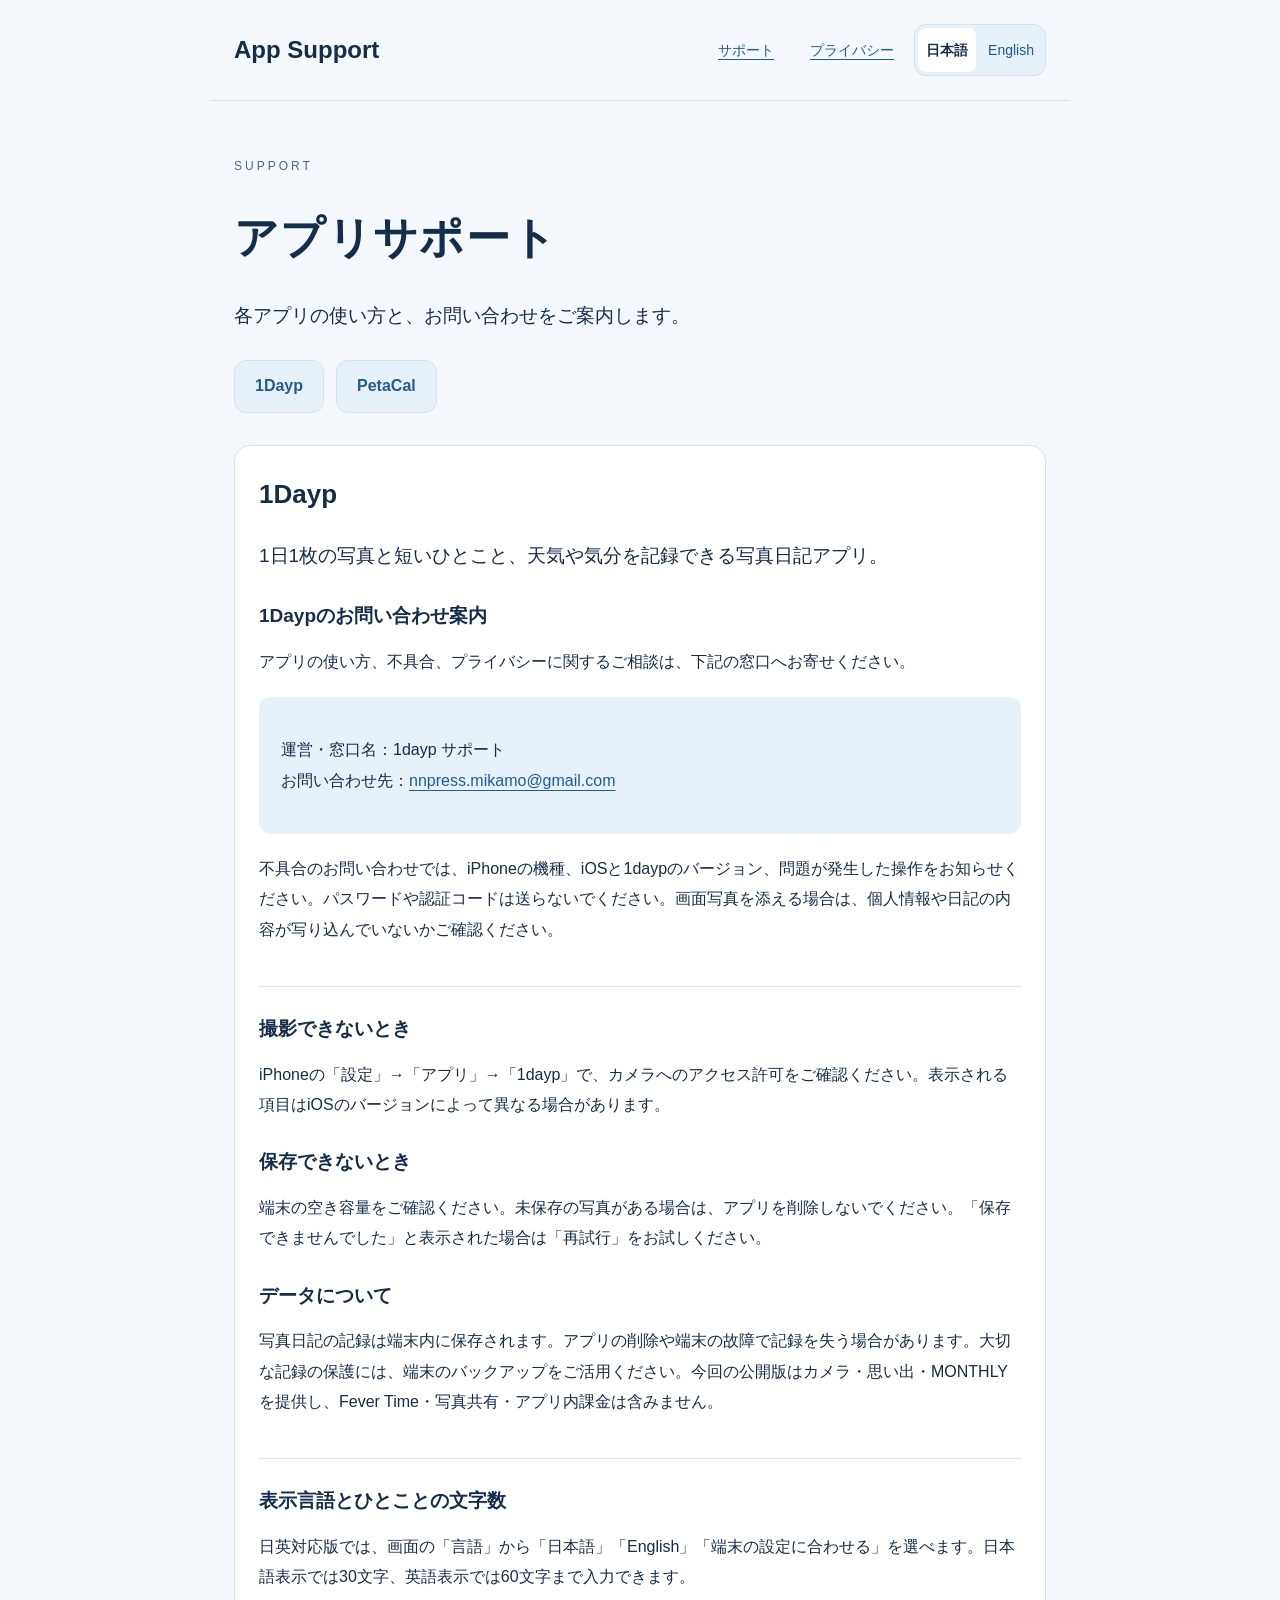
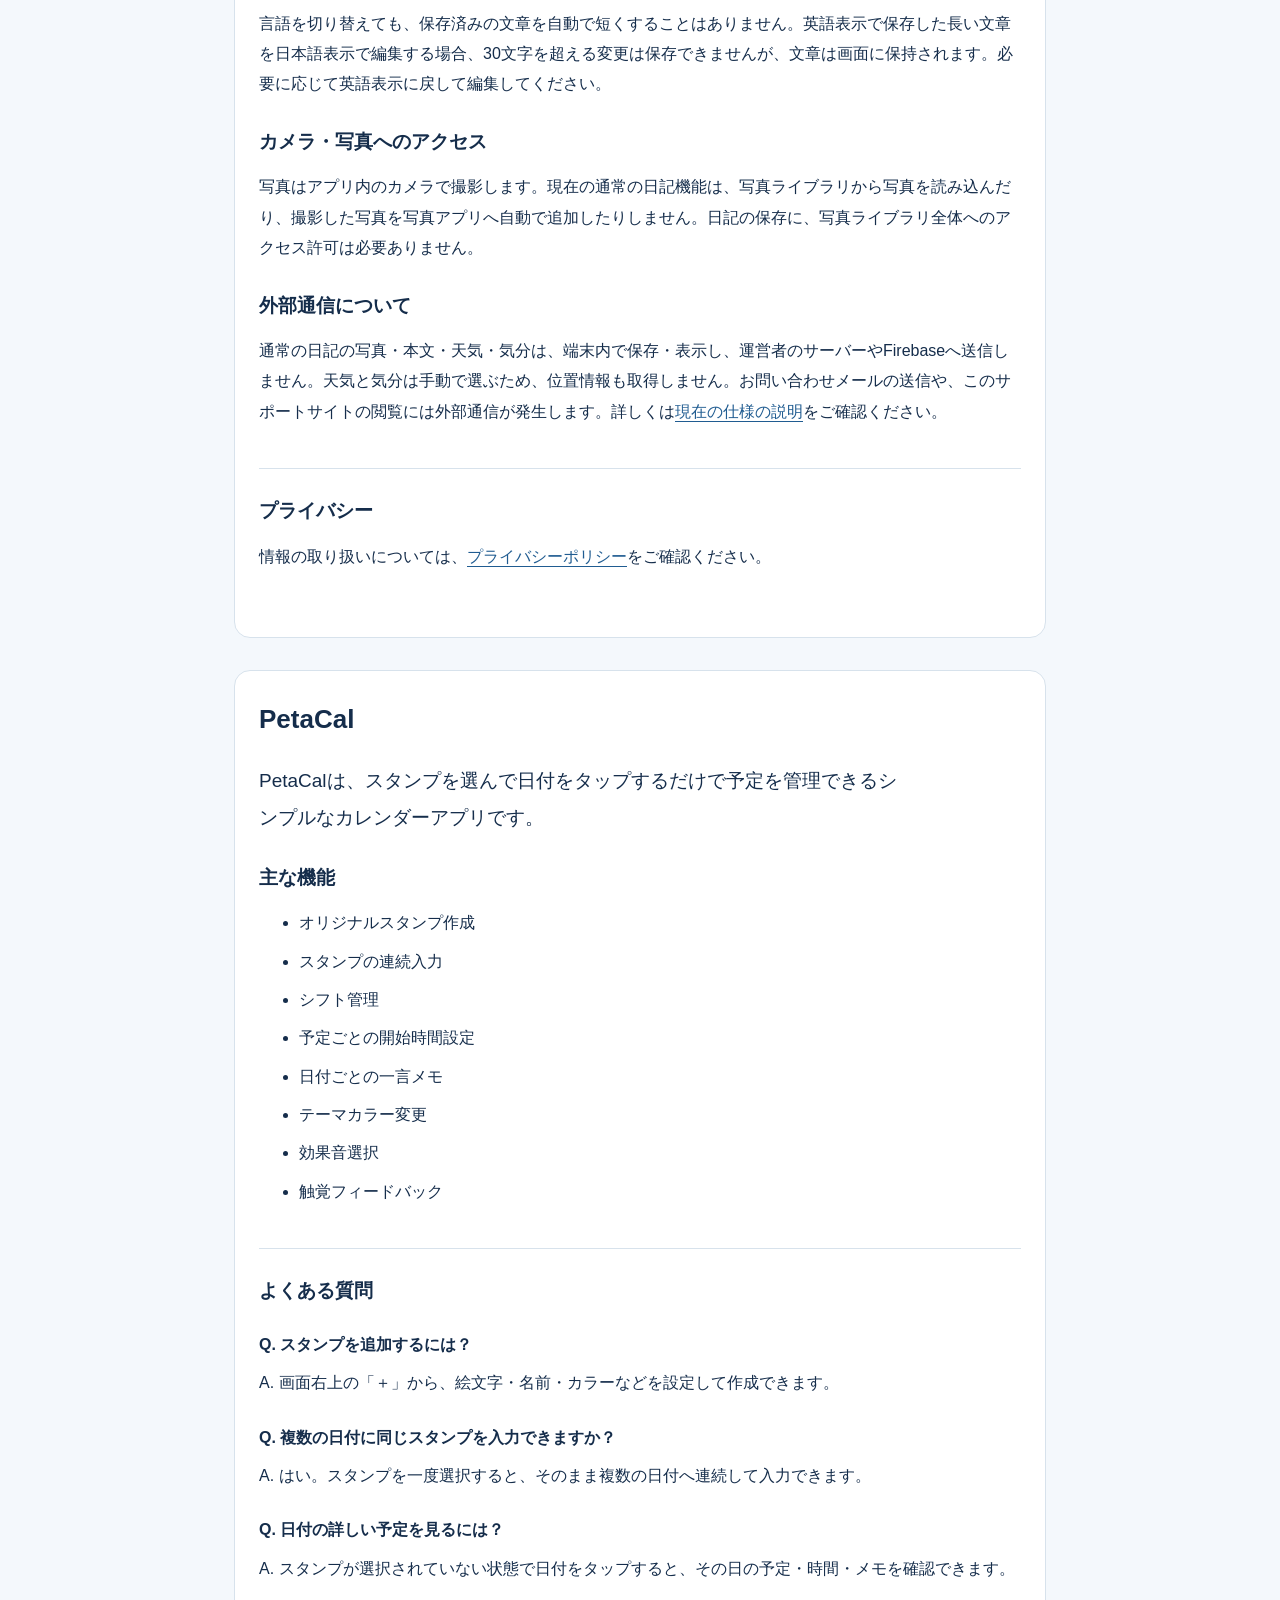
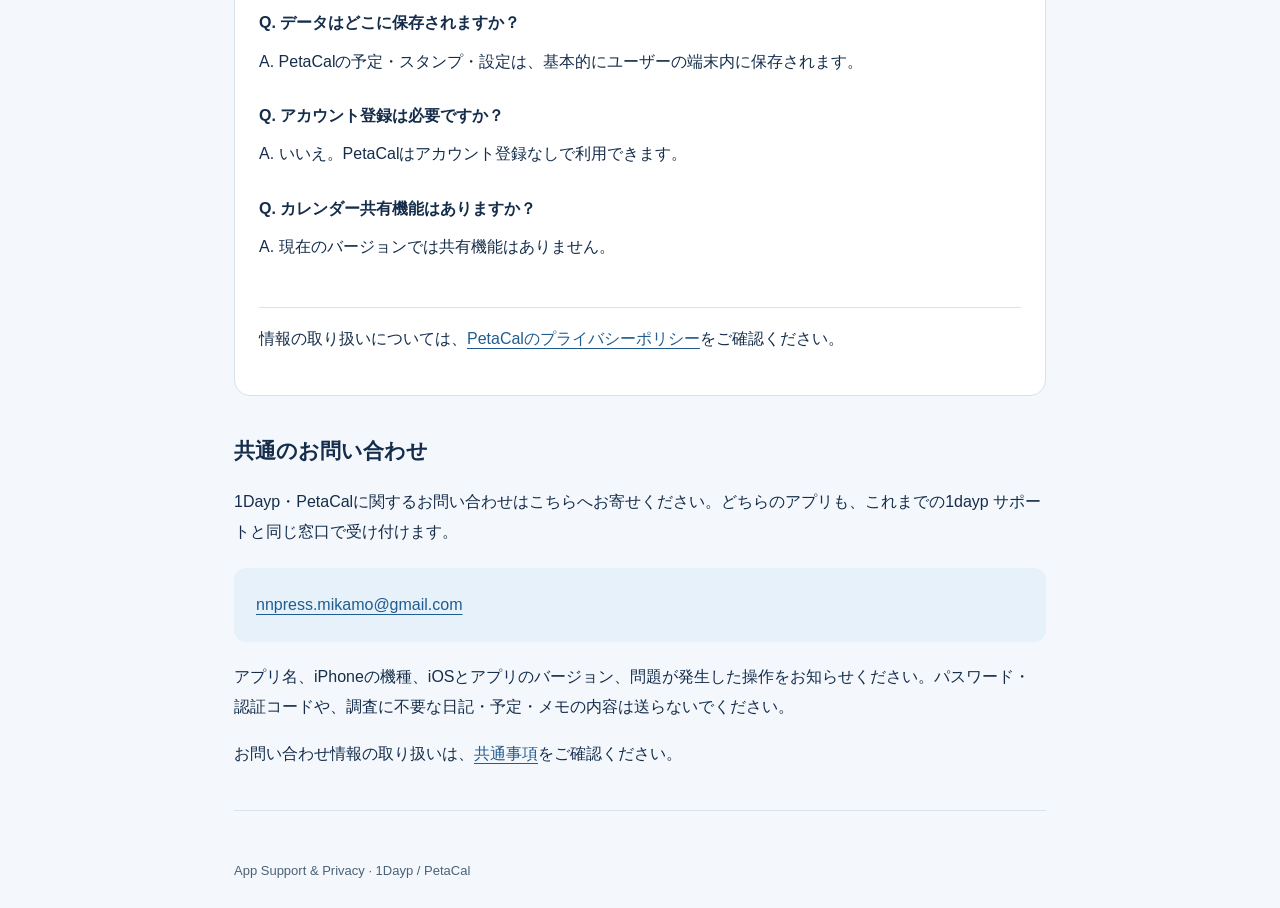
<file: index.html>
<!doctype html><html lang="ja">
<head><meta charset="utf-8"><meta name="viewport" content="width=device-width,initial-scale=1">
<title>アプリサポート | 1Dayp・PetaCal</title><link rel="stylesheet" href="style.css">
<link rel="alternate" hreflang="ja" href="index.html"><link rel="alternate" hreflang="en" href="en/index.html">
<script src="language.js" defer></script></head>
<body><a class="skip-link" href="#main">本文へ移動</a>
<header><a class="brand" href="index.html">App Support</a>
<div class="header-controls">
<nav class="site-navigation" aria-label="サイト案内"><a href="index.html">サポート</a><a href="privacy.html">プライバシー</a></nav>
<nav class="language-switch" aria-label="表示言語">
<a href="index.html" lang="ja" hreflang="ja" data-language-link aria-current="page">日本語</a>
<a href="en/index.html" lang="en" hreflang="en" data-language-link>English</a>
</nav></div>
</header>
<main id="main">
<p class="eyebrow">SUPPORT</p>
<h1>アプリサポート</h1>
<p class="lead">各アプリの使い方と、お問い合わせをご案内します。</p>
<nav class="app-list" aria-label="対象アプリ"><a href="#1dayp">1Dayp</a><a href="#petacal">PetaCal</a></nav>
<article id="1dayp" class="app-section"><h2>1Dayp</h2>
<p class="lead">1日1枚の写真と短いひとこと、天気や気分を記録できる写真日記アプリ。</p>
<section>
<h3>1Daypのお問い合わせ案内</h3>
<p>アプリの使い方、不具合、プライバシーに関するご相談は、下記の窓口へお寄せください。</p>
<div class="contact">
<p>運営・窓口名：1dayp サポート<br>お問い合わせ先：<a href="mailto:nnpress.mikamo@gmail.com">nnpress.mikamo@gmail.com</a></p></div>
<p>不具合のお問い合わせでは、iPhoneの機種、iOSと1daypのバージョン、問題が発生した操作をお知らせください。パスワードや認証コードは送らないでください。画面写真を添える場合は、個人情報や日記の内容が写り込んでいないかご確認ください。</p>
</section>
<section>
<h3>撮影できないとき</h3>
<p>iPhoneの「設定」→「アプリ」→「1dayp」で、カメラへのアクセス許可をご確認ください。表示される項目はiOSのバージョンによって異なる場合があります。</p>
<h3>保存できないとき</h3>
<p>端末の空き容量をご確認ください。未保存の写真がある場合は、アプリを削除しないでください。「保存できませんでした」と表示された場合は「再試行」をお試しください。</p>
<h3>データについて</h3>
<p>写真日記の記録は端末内に保存されます。アプリの削除や端末の故障で記録を失う場合があります。大切な記録の保護には、端末のバックアップをご活用ください。今回の公開版はカメラ・思い出・MONTHLYを提供し、Fever Time・写真共有・アプリ内課金は含みません。</p>
</section>
<section id="language">
<h3>表示言語とひとことの文字数</h3>
<p>日英対応版では、画面の「言語」から「日本語」「English」「端末の設定に合わせる」を選べます。日本語表示では30文字、英語表示では60文字まで入力できます。</p>
<p>言語を切り替えても、保存済みの文章を自動で短くすることはありません。英語表示で保存した長い文章を日本語表示で編集する場合、30文字を超える変更は保存できませんが、文章は画面に保持されます。必要に応じて英語表示に戻して編集してください。</p>
<h3>カメラ・写真へのアクセス</h3>
<p>写真はアプリ内のカメラで撮影します。現在の通常の日記機能は、写真ライブラリから写真を読み込んだり、撮影した写真を写真アプリへ自動で追加したりしません。日記の保存に、写真ライブラリ全体へのアクセス許可は必要ありません。</p>
<h3>外部通信について</h3>
<p>通常の日記の写真・本文・天気・気分は、端末内で保存・表示し、運営者のサーバーやFirebaseへ送信しません。天気と気分は手動で選ぶため、位置情報も取得しません。お問い合わせメールの送信や、このサポートサイトの閲覧には外部通信が発生します。詳しくは<a href="privacy.html#current-spec">現在の仕様の説明</a>をご確認ください。</p>
</section>
<section>
<h3>プライバシー</h3>
<p>情報の取り扱いについては、<a href="privacy.html">プライバシーポリシー</a>をご確認ください。</p>
</section>
</article>
<article id="petacal" class="app-section">
<h2>PetaCal</h2>
<p class="lead">PetaCalは、スタンプを選んで日付をタップするだけで予定を管理できるシンプルなカレンダーアプリです。</p>
<section><h3>主な機能</h3>
<ul><li>オリジナルスタンプ作成</li><li>スタンプの連続入力</li><li>シフト管理</li><li>予定ごとの開始時間設定</li><li>日付ごとの一言メモ</li><li>テーマカラー変更</li><li>効果音選択</li><li>触覚フィードバック</li></ul></section>
<section><h3>よくある質問</h3>
<dl class="faq">
<dt>Q. スタンプを追加するには？</dt><dd>A. 画面右上の「＋」から、絵文字・名前・カラーなどを設定して作成できます。</dd>
<dt>Q. 複数の日付に同じスタンプを入力できますか？</dt><dd>A. はい。スタンプを一度選択すると、そのまま複数の日付へ連続して入力できます。</dd>
<dt>Q. 日付の詳しい予定を見るには？</dt><dd>A. スタンプが選択されていない状態で日付をタップすると、その日の予定・時間・メモを確認できます。</dd>
<dt>Q. データはどこに保存されますか？</dt><dd>A. PetaCalの予定・スタンプ・設定は、基本的にユーザーの端末内に保存されます。</dd>
<dt>Q. アカウント登録は必要ですか？</dt><dd>A. いいえ。PetaCalはアカウント登録なしで利用できます。</dd>
<dt>Q. カレンダー共有機能はありますか？</dt><dd>A. 現在のバージョンでは共有機能はありません。</dd>
</dl></section>
<p>情報の取り扱いについては、<a href="privacy.html#petacal">PetaCalのプライバシーポリシー</a>をご確認ください。</p>
</article>
<section id="contact"><h2>共通のお問い合わせ</h2>
<p>1Dayp・PetaCalに関するお問い合わせはこちらへお寄せください。どちらのアプリも、これまでの1dayp サポートと同じ窓口で受け付けます。</p>
<div class="contact"><a href="mailto:nnpress.mikamo@gmail.com">nnpress.mikamo@gmail.com</a></div>
<p>アプリ名、iPhoneの機種、iOSとアプリのバージョン、問題が発生した操作をお知らせください。パスワード・認証コードや、調査に不要な日記・予定・メモの内容は送らないでください。</p>
<p>お問い合わせ情報の取り扱いは、<a href="privacy.html#common">共通事項</a>をご確認ください。</p>
</section>
</main>
<footer>App Support &amp; Privacy · 1Dayp / PetaCal</footer>
</body></html>
</file>
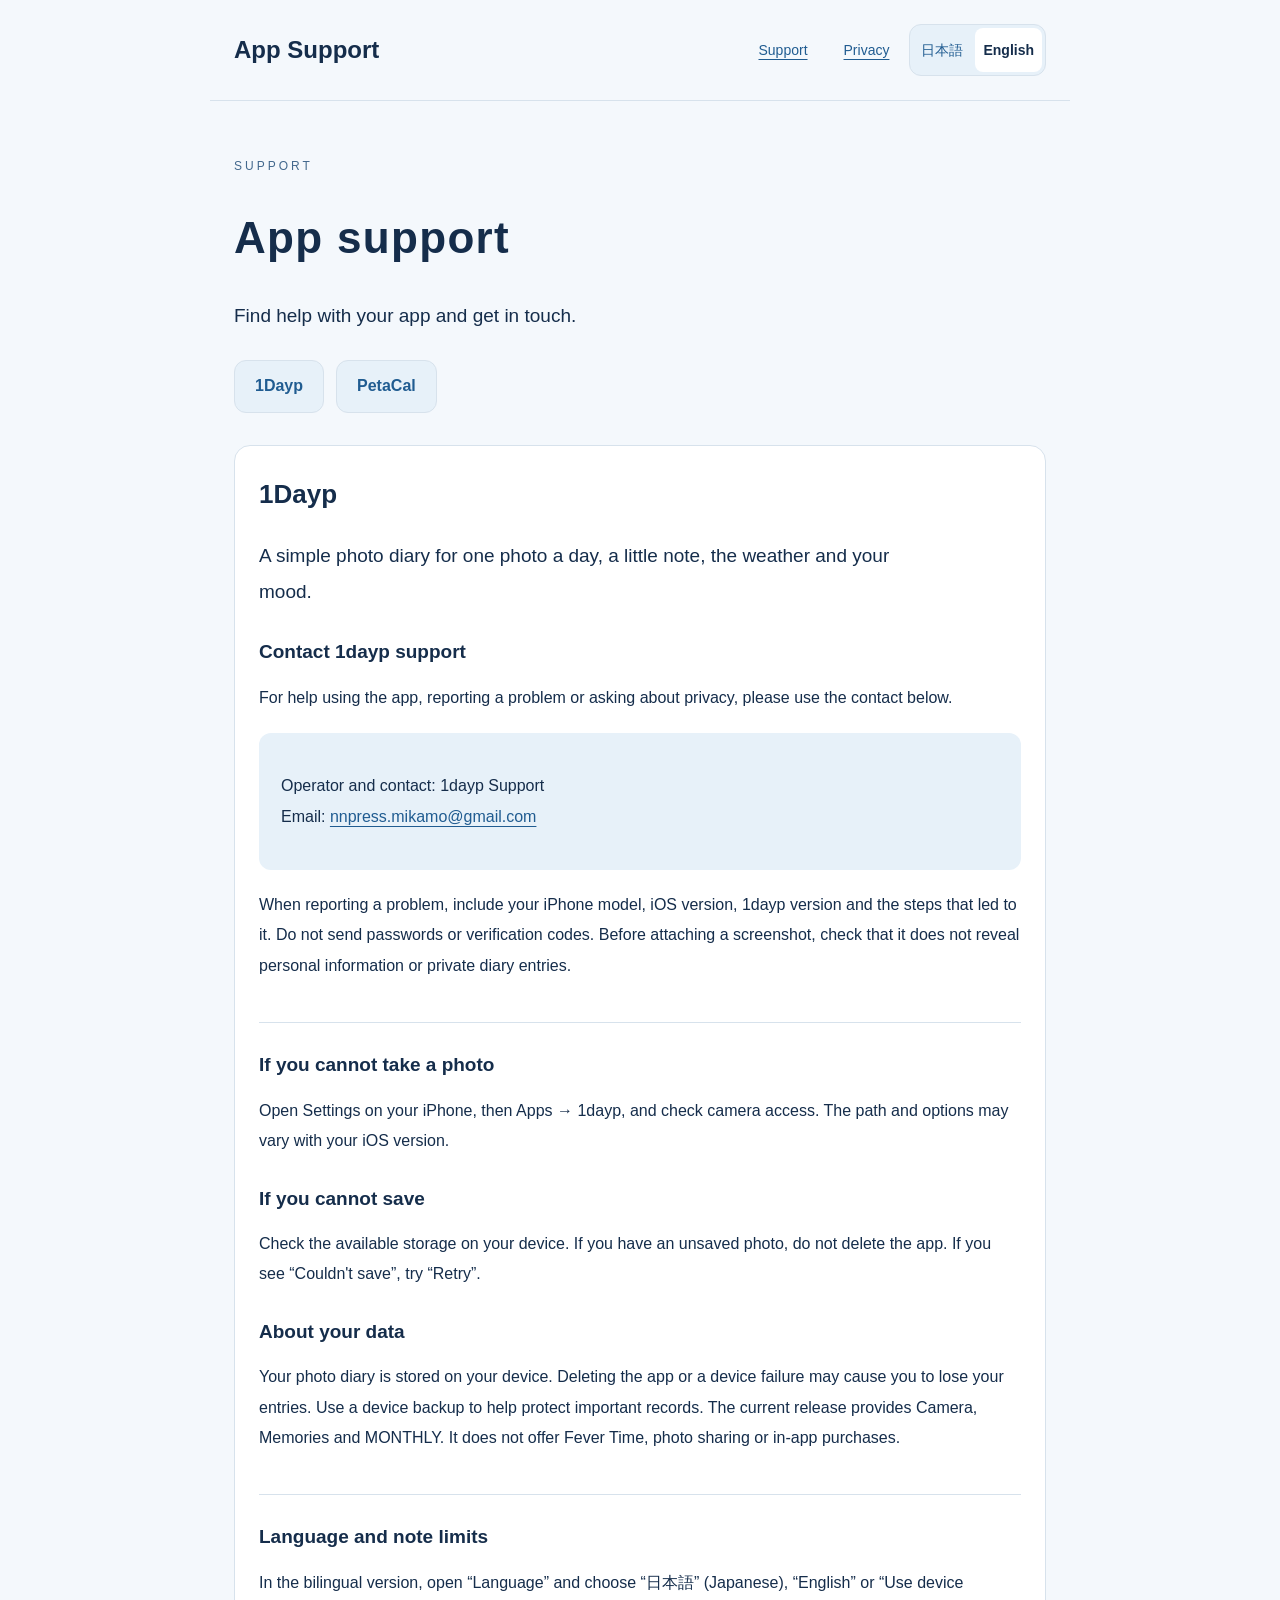
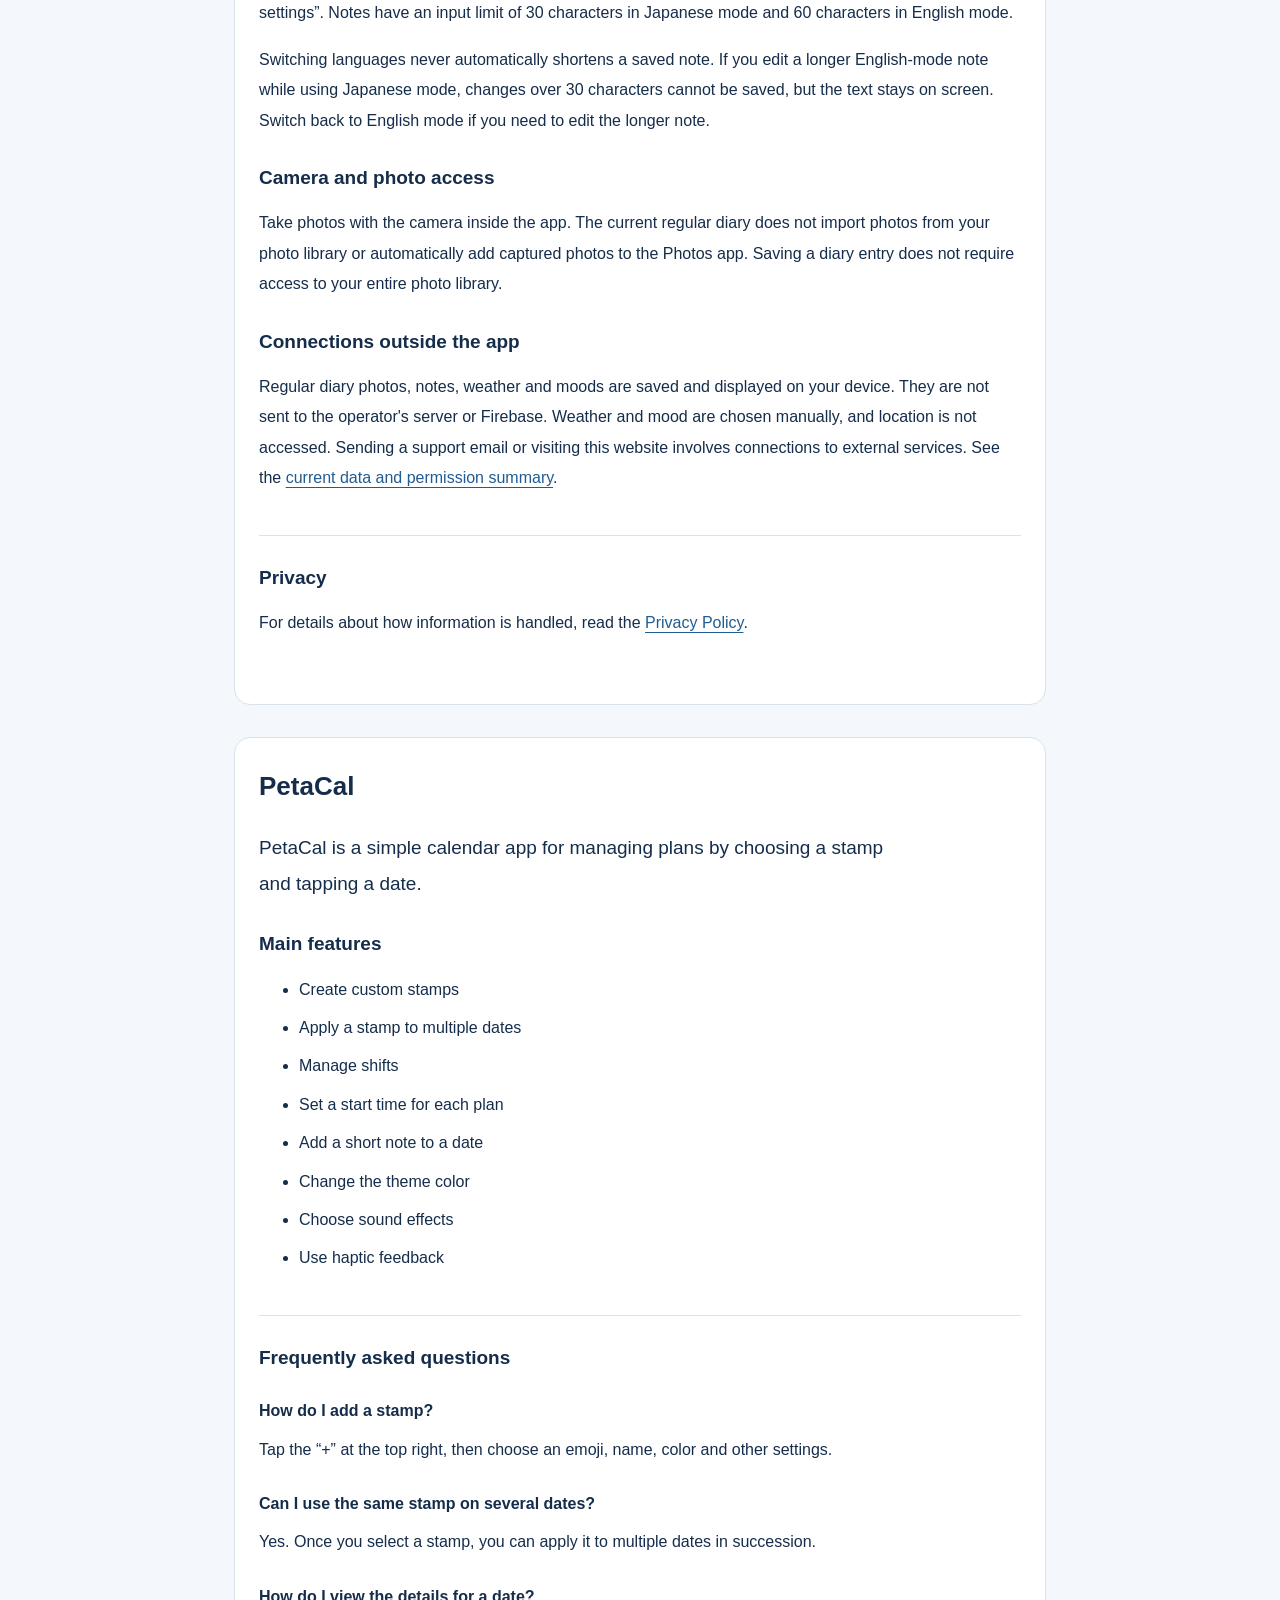
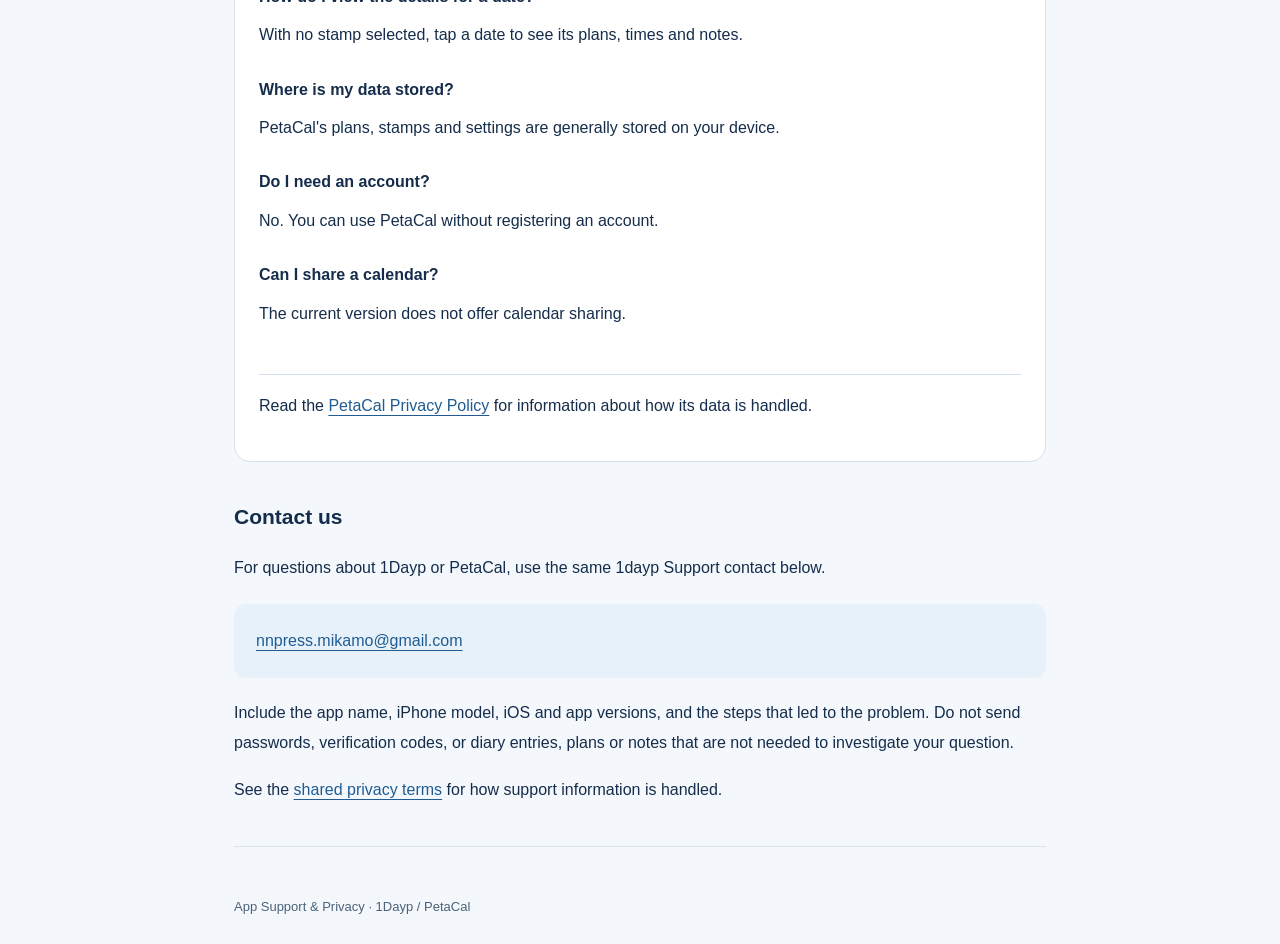
<file: en/index.html>
<!doctype html><html lang="en">
<head><meta charset="utf-8"><meta name="viewport" content="width=device-width,initial-scale=1">
<title>App support | 1Dayp & PetaCal</title><link rel="stylesheet" href="../style.css">
<link rel="alternate" hreflang="ja" href="../index.html"><link rel="alternate" hreflang="en" href="index.html">
<script src="../language.js" defer></script></head>
<body><a class="skip-link" href="#main">Skip to content</a>
<header><a class="brand" href="index.html">App Support</a>
<div class="header-controls">
<nav class="site-navigation" aria-label="Site navigation"><a href="index.html">Support</a><a href="privacy.html">Privacy</a></nav>
<nav class="language-switch" aria-label="Language">
<a href="../index.html" lang="ja" hreflang="ja" data-language-link>日本語</a>
<a href="index.html" lang="en" hreflang="en" data-language-link aria-current="page">English</a>
</nav></div>
</header>
<main id="main">
<p class="eyebrow">SUPPORT</p>
<h1>App support</h1>
<p class="lead">Find help with your app and get in touch.</p>
<nav class="app-list" aria-label="Apps"><a href="#1dayp">1Dayp</a><a href="#petacal">PetaCal</a></nav>
<article id="1dayp" class="app-section"><h2>1Dayp</h2>
<p class="lead">A simple photo diary for one photo a day, a little note, the weather and your mood.</p>
<section><h3>Contact 1dayp support</h3>
<p>For help using the app, reporting a problem or asking about privacy, please use the contact below.</p>
<div class="contact"><p>Operator and contact: 1dayp Support<br>Email: <a href="mailto:nnpress.mikamo@gmail.com">nnpress.mikamo@gmail.com</a></p></div>
<p>When reporting a problem, include your iPhone model, iOS version, 1dayp version and the steps that led to it. Do not send passwords or verification codes. Before attaching a screenshot, check that it does not reveal personal information or private diary entries.</p>
</section>
<section><h3>If you cannot take a photo</h3>
<p>Open Settings on your iPhone, then Apps → 1dayp, and check camera access. The path and options may vary with your iOS version.</p>
<h3>If you cannot save</h3>
<p>Check the available storage on your device. If you have an unsaved photo, do not delete the app. If you see “Couldn't save”, try “Retry”.</p>
<h3>About your data</h3>
<p>Your photo diary is stored on your device. Deleting the app or a device failure may cause you to lose your entries. Use a device backup to help protect important records. The current release provides Camera, Memories and MONTHLY. It does not offer Fever Time, photo sharing or in-app purchases.</p>
</section>
<section id="language"><h3>Language and note limits</h3>
<p>In the bilingual version, open “Language” and choose “日本語” (Japanese), “English” or “Use device settings”. Notes have an input limit of 30 characters in Japanese mode and 60 characters in English mode.</p>
<p>Switching languages never automatically shortens a saved note. If you edit a longer English-mode note while using Japanese mode, changes over 30 characters cannot be saved, but the text stays on screen. Switch back to English mode if you need to edit the longer note.</p>
<h3>Camera and photo access</h3>
<p>Take photos with the camera inside the app. The current regular diary does not import photos from your photo library or automatically add captured photos to the Photos app. Saving a diary entry does not require access to your entire photo library.</p>
<h3>Connections outside the app</h3>
<p>Regular diary photos, notes, weather and moods are saved and displayed on your device. They are not sent to the operator's server or Firebase. Weather and mood are chosen manually, and location is not accessed. Sending a support email or visiting this website involves connections to external services. See the <a href="privacy.html#current-spec">current data and permission summary</a>.</p>
</section>
<section><h3>Privacy</h3><p>For details about how information is handled, read the <a href="privacy.html">Privacy Policy</a>.</p></section>
</article>
<article id="petacal" class="app-section"><h2>PetaCal</h2>
<p class="lead">PetaCal is a simple calendar app for managing plans by choosing a stamp and tapping a date.</p>
<section><h3>Main features</h3><ul><li>Create custom stamps</li><li>Apply a stamp to multiple dates</li><li>Manage shifts</li><li>Set a start time for each plan</li><li>Add a short note to a date</li><li>Change the theme color</li><li>Choose sound effects</li><li>Use haptic feedback</li></ul></section>
<section><h3>Frequently asked questions</h3><dl class="faq">
<dt>How do I add a stamp?</dt><dd>Tap the “+” at the top right, then choose an emoji, name, color and other settings.</dd>
<dt>Can I use the same stamp on several dates?</dt><dd>Yes. Once you select a stamp, you can apply it to multiple dates in succession.</dd>
<dt>How do I view the details for a date?</dt><dd>With no stamp selected, tap a date to see its plans, times and notes.</dd>
<dt>Where is my data stored?</dt><dd>PetaCal's plans, stamps and settings are generally stored on your device.</dd>
<dt>Do I need an account?</dt><dd>No. You can use PetaCal without registering an account.</dd>
<dt>Can I share a calendar?</dt><dd>The current version does not offer calendar sharing.</dd>
</dl></section>
<p>Read the <a href="privacy.html#petacal">PetaCal Privacy Policy</a> for information about how its data is handled.</p>
</article>
<section id="contact"><h2>Contact us</h2>
<p>For questions about 1Dayp or PetaCal, use the same 1dayp Support contact below.</p>
<div class="contact"><a href="mailto:nnpress.mikamo@gmail.com">nnpress.mikamo@gmail.com</a></div>
<p>Include the app name, iPhone model, iOS and app versions, and the steps that led to the problem. Do not send passwords, verification codes, or diary entries, plans or notes that are not needed to investigate your question.</p>
<p>See the <a href="privacy.html#common">shared privacy terms</a> for how support information is handled.</p>
</section>
</main>
<footer>App Support &amp; Privacy · 1Dayp / PetaCal</footer>
</body></html>
</file>
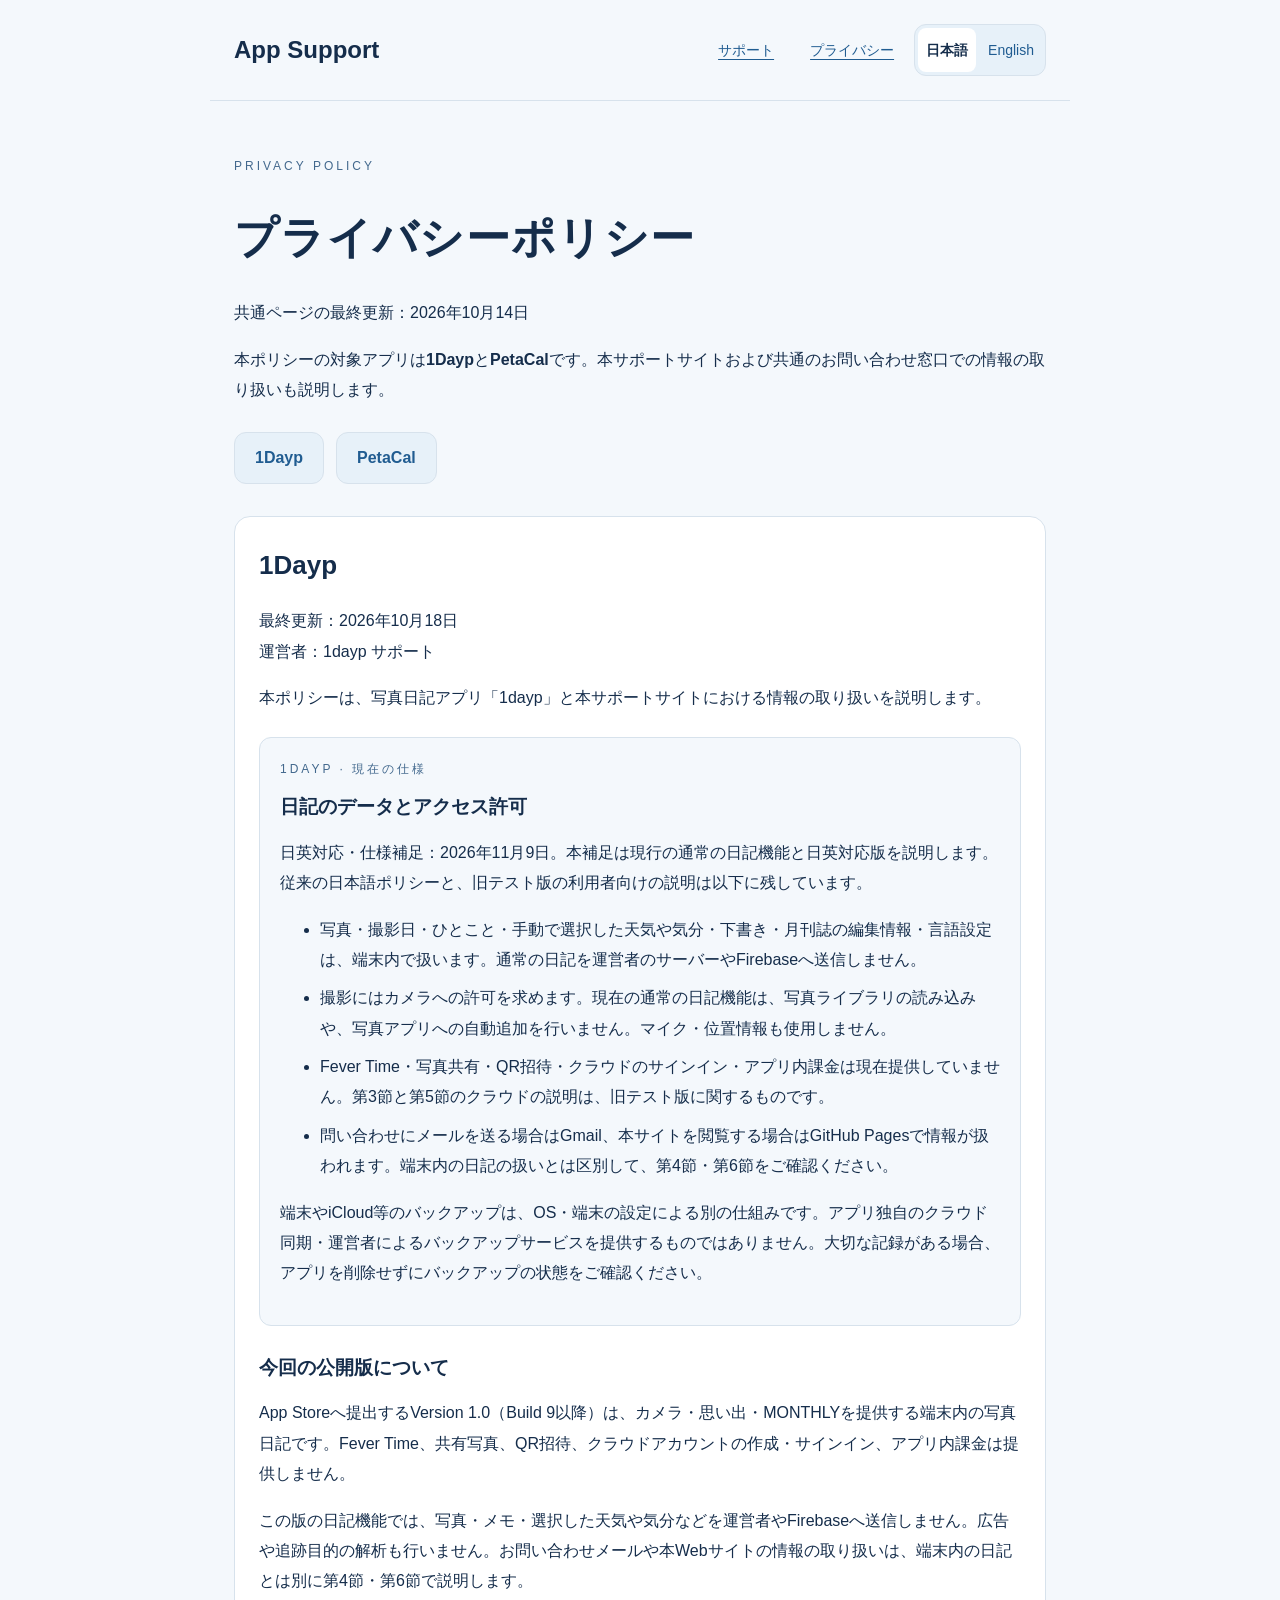
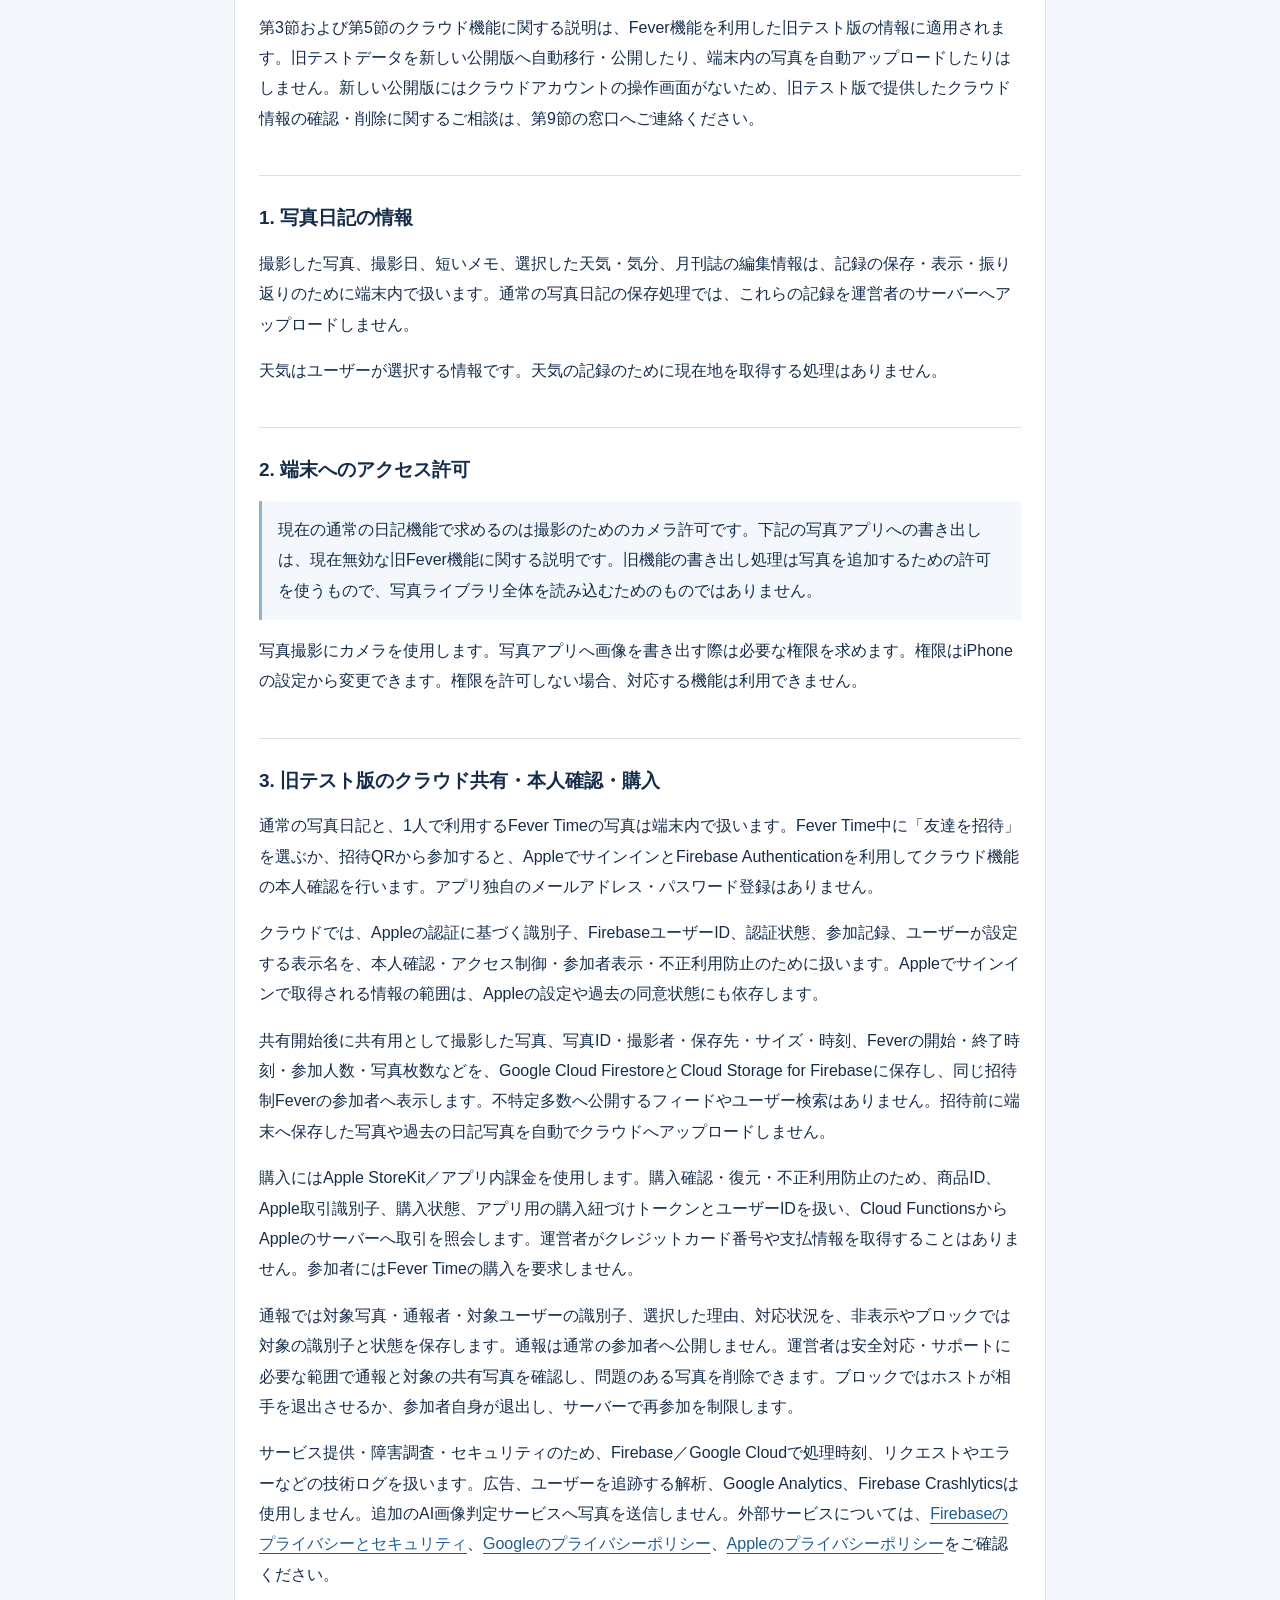
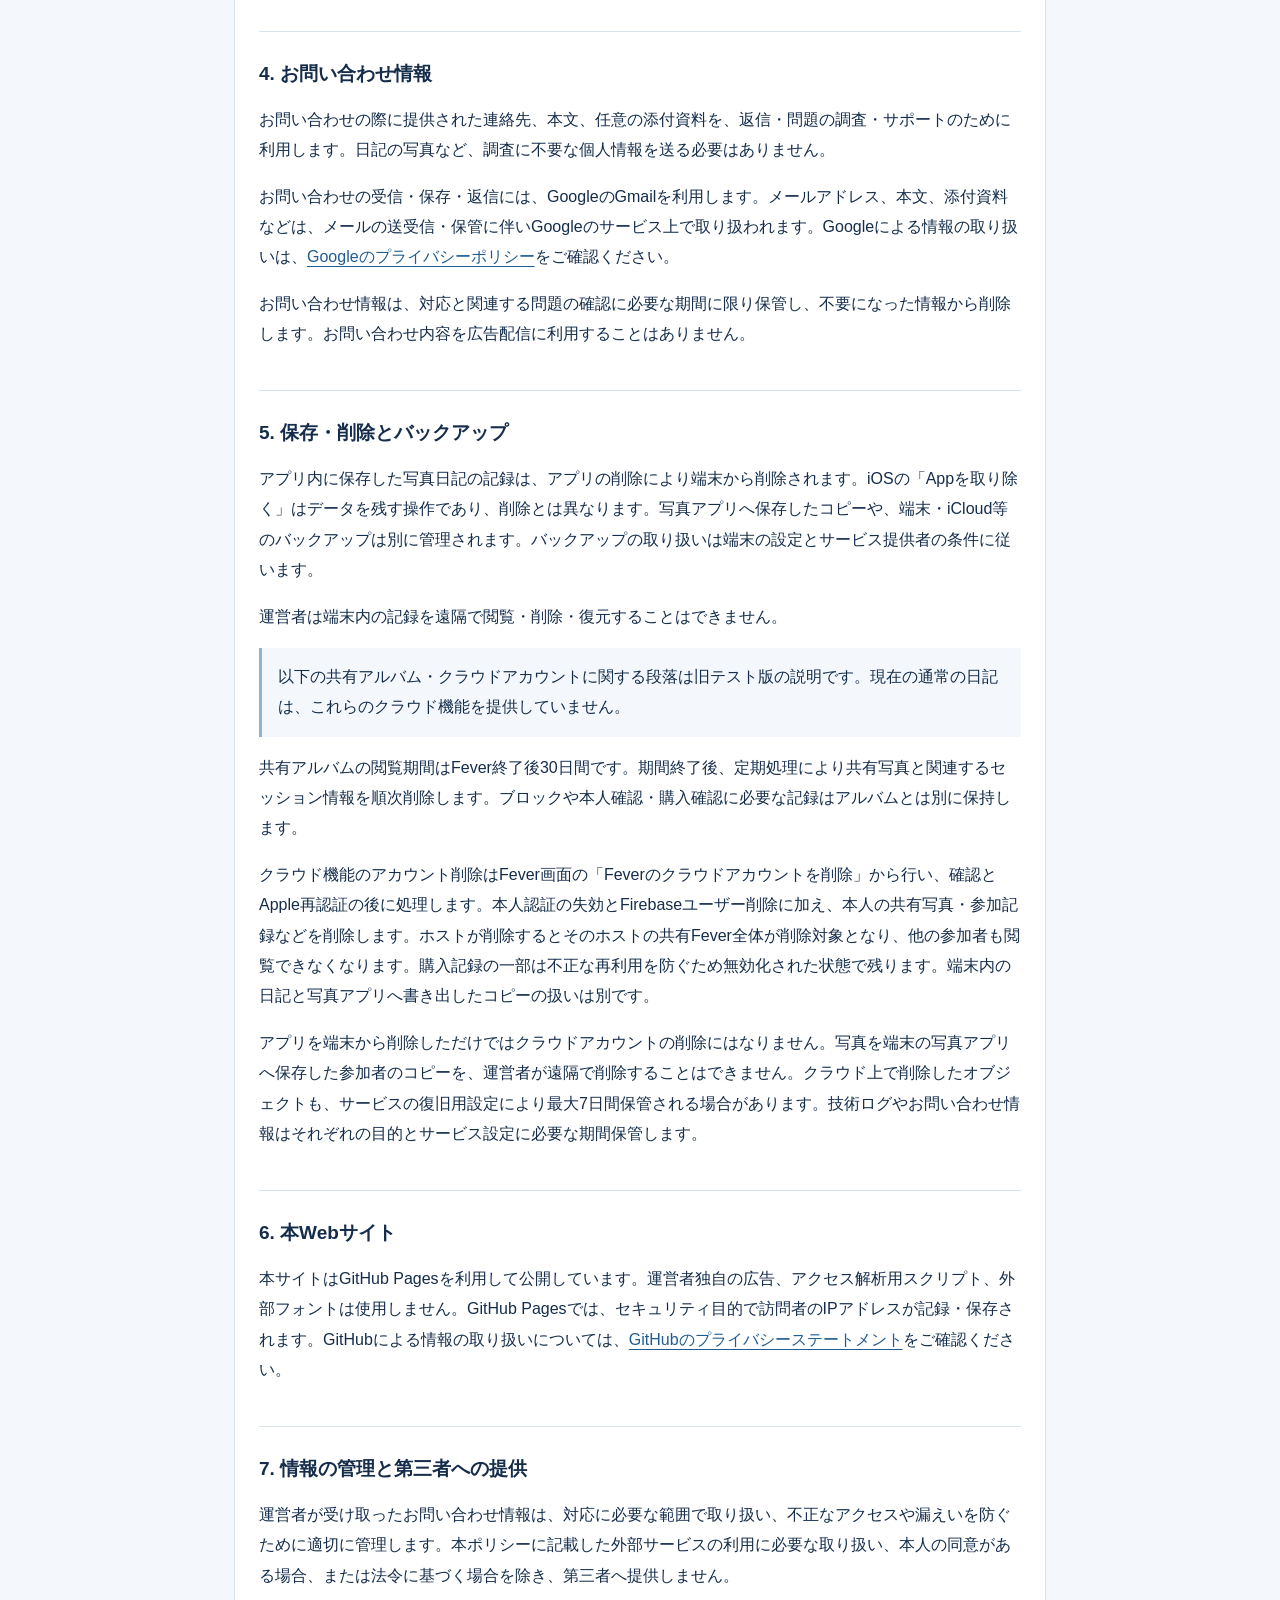
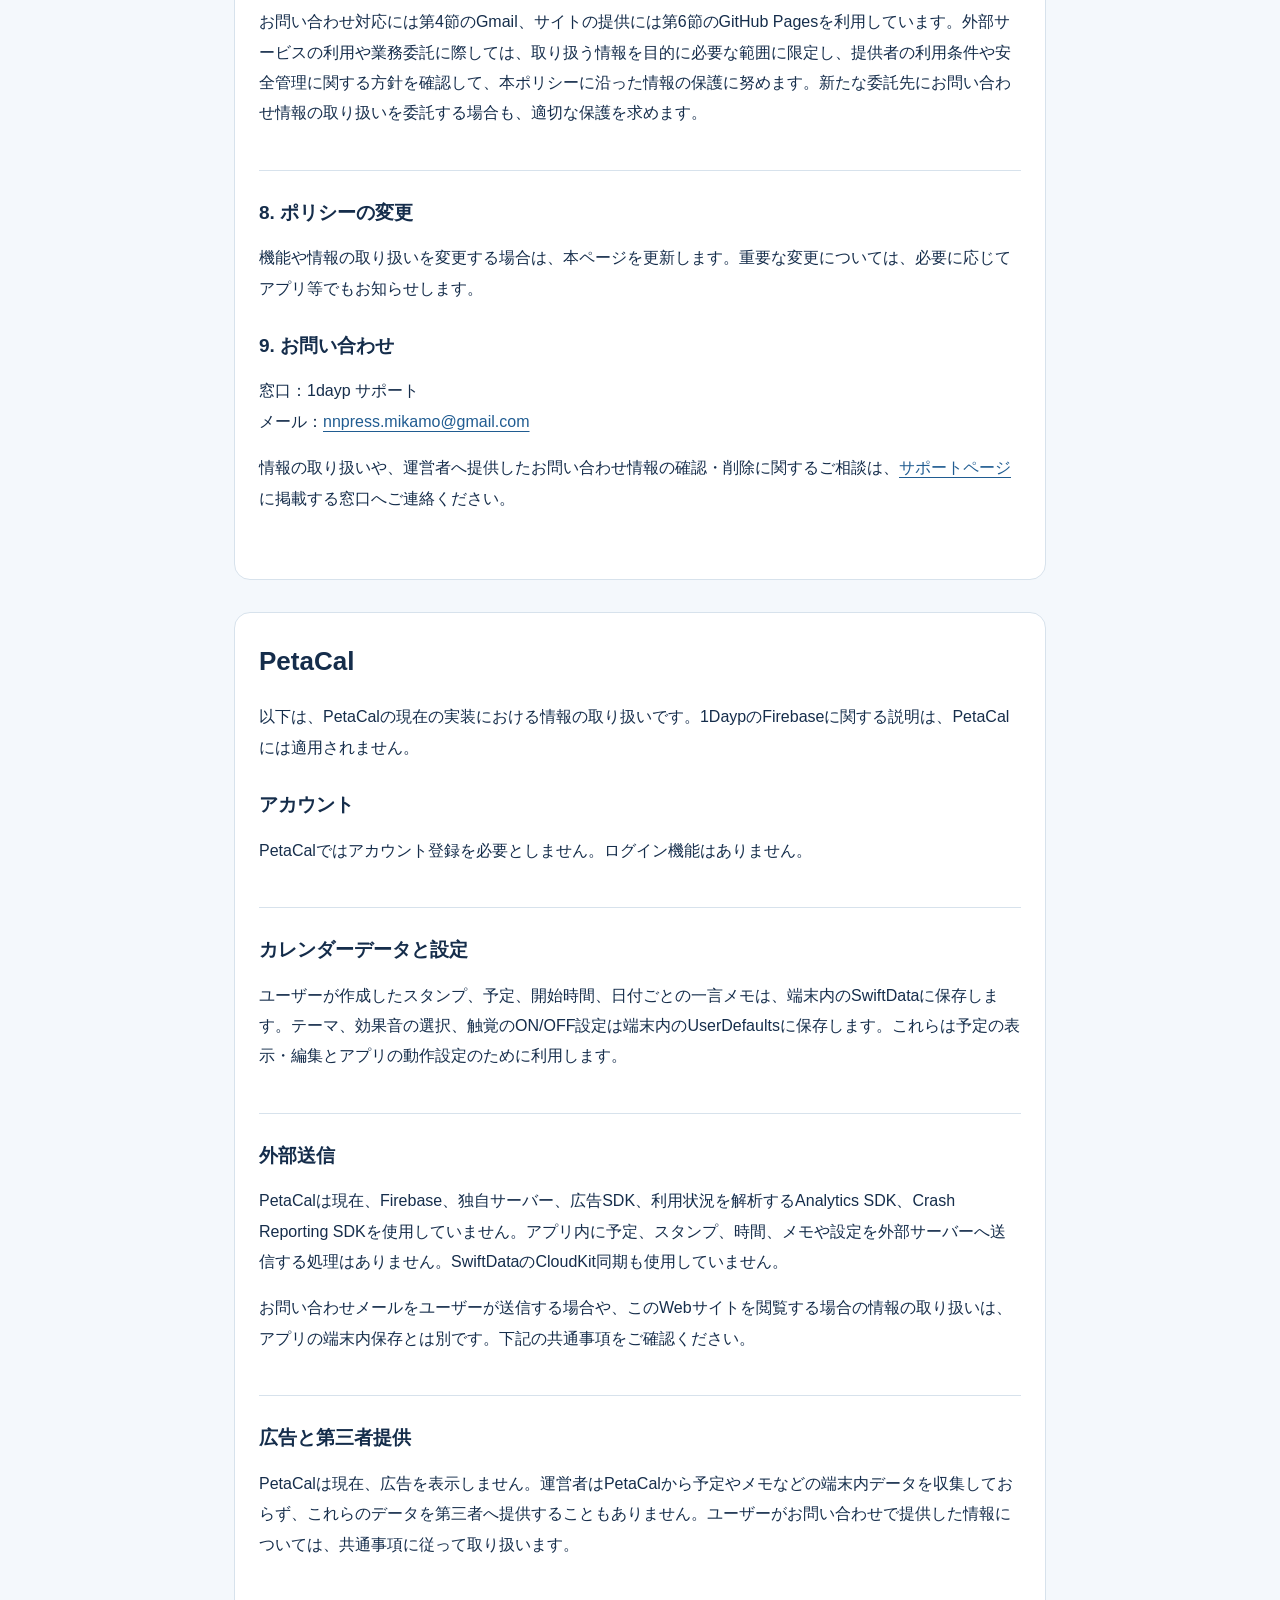
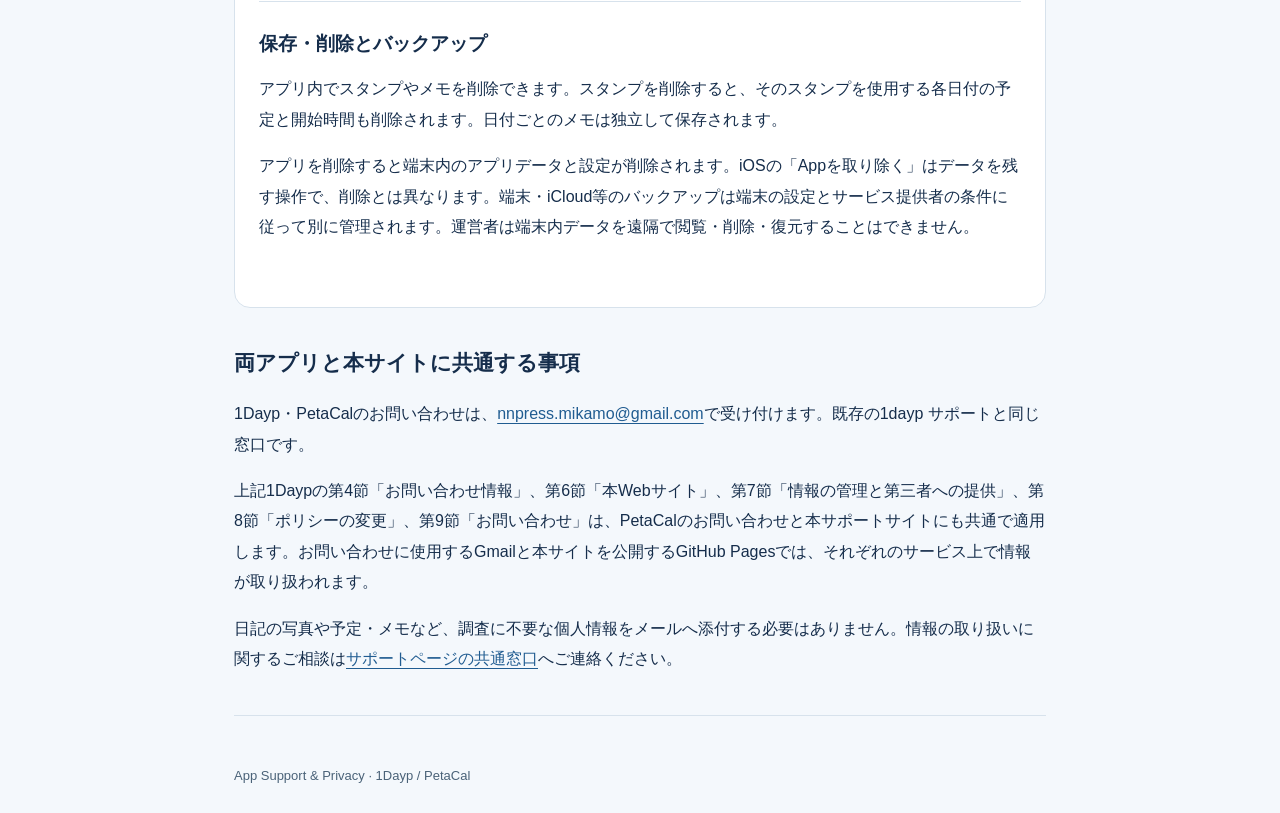
<file: privacy.html>
<!doctype html><html lang="ja">
<head><meta charset="utf-8"><meta name="viewport" content="width=device-width,initial-scale=1">
<title>プライバシーポリシー | アプリサポート</title><link rel="stylesheet" href="style.css">
<link rel="alternate" hreflang="ja" href="privacy.html"><link rel="alternate" hreflang="en" href="en/privacy.html">
<script src="language.js" defer></script></head>
<body><a class="skip-link" href="#main">本文へ移動</a>
<header><a class="brand" href="index.html">App Support</a>
<div class="header-controls">
<nav class="site-navigation" aria-label="サイト案内"><a href="index.html">サポート</a><a href="privacy.html">プライバシー</a></nav>
<nav class="language-switch" aria-label="表示言語">
<a href="privacy.html" lang="ja" hreflang="ja" data-language-link aria-current="page">日本語</a>
<a href="en/privacy.html" lang="en" hreflang="en" data-language-link>English</a>
</nav></div>
</header>
<main id="main">
<p class="eyebrow">PRIVACY POLICY</p>
<h1>プライバシーポリシー</h1>
<p>共通ページの最終更新：2026年10月14日</p>
<p>本ポリシーの対象アプリは<strong>1Dayp</strong>と<strong>PetaCal</strong>です。本サポートサイトおよび共通のお問い合わせ窓口での情報の取り扱いも説明します。</p><nav class="app-list" aria-label="対象アプリ"><a href="#1dayp">1Dayp</a><a href="#petacal">PetaCal</a></nav>
<article id="1dayp" class="app-section"><h2>1Dayp</h2>
<p>最終更新：2026年10月18日<br>運営者：1dayp サポート</p>
<p>本ポリシーは、写真日記アプリ「1dayp」と本サポートサイトにおける情報の取り扱いを説明します。</p>
<section id="current-spec" class="spec-summary" aria-labelledby="current-spec-title">
<p class="eyebrow">1DAYP · 現在の仕様</p>
<h3 id="current-spec-title">日記のデータとアクセス許可</h3>
<p>日英対応・仕様補足：2026年11月9日。本補足は現行の通常の日記機能と日英対応版を説明します。従来の日本語ポリシーと、旧テスト版の利用者向けの説明は以下に残しています。</p>
<ul>
<li>写真・撮影日・ひとこと・手動で選択した天気や気分・下書き・月刊誌の編集情報・言語設定は、端末内で扱います。通常の日記を運営者のサーバーやFirebaseへ送信しません。</li>
<li>撮影にはカメラへの許可を求めます。現在の通常の日記機能は、写真ライブラリの読み込みや、写真アプリへの自動追加を行いません。マイク・位置情報も使用しません。</li>
<li>Fever Time・写真共有・QR招待・クラウドのサインイン・アプリ内課金は現在提供していません。第3節と第5節のクラウドの説明は、旧テスト版に関するものです。</li>
<li>問い合わせにメールを送る場合はGmail、本サイトを閲覧する場合はGitHub Pagesで情報が扱われます。端末内の日記の扱いとは区別して、第4節・第6節をご確認ください。</li>
</ul>
<p>端末やiCloud等のバックアップは、OS・端末の設定による別の仕組みです。アプリ独自のクラウド同期・運営者によるバックアップサービスを提供するものではありません。大切な記録がある場合、アプリを削除せずにバックアップの状態をご確認ください。</p>
</section>
<section aria-label="今回の公開版について"><h3>今回の公開版について</h3>
<p>App Storeへ提出するVersion 1.0（Build 9以降）は、カメラ・思い出・MONTHLYを提供する端末内の写真日記です。Fever Time、共有写真、QR招待、クラウドアカウントの作成・サインイン、アプリ内課金は提供しません。</p>
<p>この版の日記機能では、写真・メモ・選択した天気や気分などを運営者やFirebaseへ送信しません。広告や追跡目的の解析も行いません。お問い合わせメールや本Webサイトの情報の取り扱いは、端末内の日記とは別に第4節・第6節で説明します。</p>
<p>第3節および第5節のクラウド機能に関する説明は、Fever機能を利用した旧テスト版の情報に適用されます。旧テストデータを新しい公開版へ自動移行・公開したり、端末内の写真を自動アップロードしたりはしません。新しい公開版にはクラウドアカウントの操作画面がないため、旧テスト版で提供したクラウド情報の確認・削除に関するご相談は、第9節の窓口へご連絡ください。</p></section>
<section>
<h3>1. 写真日記の情報</h3>
<p>撮影した写真、撮影日、短いメモ、選択した天気・気分、月刊誌の編集情報は、記録の保存・表示・振り返りのために端末内で扱います。通常の写真日記の保存処理では、これらの記録を運営者のサーバーへアップロードしません。</p>
<p>天気はユーザーが選択する情報です。天気の記録のために現在地を取得する処理はありません。</p>
</section>
<section>
<h3>2. 端末へのアクセス許可</h3>
<p class="scope-note">現在の通常の日記機能で求めるのは撮影のためのカメラ許可です。下記の写真アプリへの書き出しは、現在無効な旧Fever機能に関する説明です。旧機能の書き出し処理は写真を追加するための許可を使うもので、写真ライブラリ全体を読み込むためのものではありません。</p>
<p>写真撮影にカメラを使用します。写真アプリへ画像を書き出す際は必要な権限を求めます。権限はiPhoneの設定から変更できます。権限を許可しない場合、対応する機能は利用できません。</p>
</section>
<section>
<h3>3. 旧テスト版のクラウド共有・本人確認・購入</h3>
<p>通常の写真日記と、1人で利用するFever Timeの写真は端末内で扱います。Fever Time中に「友達を招待」を選ぶか、招待QRから参加すると、AppleでサインインとFirebase Authenticationを利用してクラウド機能の本人確認を行います。アプリ独自のメールアドレス・パスワード登録はありません。</p>
<p>クラウドでは、Appleの認証に基づく識別子、FirebaseユーザーID、認証状態、参加記録、ユーザーが設定する表示名を、本人確認・アクセス制御・参加者表示・不正利用防止のために扱います。Appleでサインインで取得される情報の範囲は、Appleの設定や過去の同意状態にも依存します。</p>
<p>共有開始後に共有用として撮影した写真、写真ID・撮影者・保存先・サイズ・時刻、Feverの開始・終了時刻・参加人数・写真枚数などを、Google Cloud FirestoreとCloud Storage for Firebaseに保存し、同じ招待制Feverの参加者へ表示します。不特定多数へ公開するフィードやユーザー検索はありません。招待前に端末へ保存した写真や過去の日記写真を自動でクラウドへアップロードしません。</p>
<p>購入にはApple StoreKit／アプリ内課金を使用します。購入確認・復元・不正利用防止のため、商品ID、Apple取引識別子、購入状態、アプリ用の購入紐づけトークンとユーザーIDを扱い、Cloud FunctionsからAppleのサーバーへ取引を照会します。運営者がクレジットカード番号や支払情報を取得することはありません。参加者にはFever Timeの購入を要求しません。</p>
<p>通報では対象写真・通報者・対象ユーザーの識別子、選択した理由、対応状況を、非表示やブロックでは対象の識別子と状態を保存します。通報は通常の参加者へ公開しません。運営者は安全対応・サポートに必要な範囲で通報と対象の共有写真を確認し、問題のある写真を削除できます。ブロックではホストが相手を退出させるか、参加者自身が退出し、サーバーで再参加を制限します。</p>
<p>サービス提供・障害調査・セキュリティのため、Firebase／Google Cloudで処理時刻、リクエストやエラーなどの技術ログを扱います。広告、ユーザーを追跡する解析、Google Analytics、Firebase Crashlyticsは使用しません。追加のAI画像判定サービスへ写真を送信しません。外部サービスについては、<a href="https://firebase.google.com/support/privacy">Firebaseのプライバシーとセキュリティ</a>、<a href="https://policies.google.com/privacy?hl=ja">Googleのプライバシーポリシー</a>、<a href="https://www.apple.com/legal/privacy/">Appleのプライバシーポリシー</a>をご確認ください。</p>
</section>
<section>
<h3>4. お問い合わせ情報</h3>
<p>お問い合わせの際に提供された連絡先、本文、任意の添付資料を、返信・問題の調査・サポートのために利用します。日記の写真など、調査に不要な個人情報を送る必要はありません。</p>
<p>お問い合わせの受信・保存・返信には、GoogleのGmailを利用します。メールアドレス、本文、添付資料などは、メールの送受信・保管に伴いGoogleのサービス上で取り扱われます。Googleによる情報の取り扱いは、<a href="https://policies.google.com/privacy?hl=ja">Googleのプライバシーポリシー</a>をご確認ください。</p>
<p>お問い合わせ情報は、対応と関連する問題の確認に必要な期間に限り保管し、不要になった情報から削除します。お問い合わせ内容を広告配信に利用することはありません。</p>
</section>
<section>
<h3>5. 保存・削除とバックアップ</h3>
<p>アプリ内に保存した写真日記の記録は、アプリの削除により端末から削除されます。iOSの「Appを取り除く」はデータを残す操作であり、削除とは異なります。写真アプリへ保存したコピーや、端末・iCloud等のバックアップは別に管理されます。バックアップの取り扱いは端末の設定とサービス提供者の条件に従います。</p>
<p>運営者は端末内の記録を遠隔で閲覧・削除・復元することはできません。</p>
<p class="scope-note">以下の共有アルバム・クラウドアカウントに関する段落は旧テスト版の説明です。現在の通常の日記は、これらのクラウド機能を提供していません。</p>
<p>共有アルバムの閲覧期間はFever終了後30日間です。期間終了後、定期処理により共有写真と関連するセッション情報を順次削除します。ブロックや本人確認・購入確認に必要な記録はアルバムとは別に保持します。</p>
<p>クラウド機能のアカウント削除はFever画面の「Feverのクラウドアカウントを削除」から行い、確認とApple再認証の後に処理します。本人認証の失効とFirebaseユーザー削除に加え、本人の共有写真・参加記録などを削除します。ホストが削除するとそのホストの共有Fever全体が削除対象となり、他の参加者も閲覧できなくなります。購入記録の一部は不正な再利用を防ぐため無効化された状態で残ります。端末内の日記と写真アプリへ書き出したコピーの扱いは別です。</p>
<p>アプリを端末から削除しただけではクラウドアカウントの削除にはなりません。写真を端末の写真アプリへ保存した参加者のコピーを、運営者が遠隔で削除することはできません。クラウド上で削除したオブジェクトも、サービスの復旧用設定により最大7日間保管される場合があります。技術ログやお問い合わせ情報はそれぞれの目的とサービス設定に必要な期間保管します。</p>
</section>
<section>
<h3>6. 本Webサイト</h3>
<p>本サイトはGitHub Pagesを利用して公開しています。運営者独自の広告、アクセス解析用スクリプト、外部フォントは使用しません。GitHub Pagesでは、セキュリティ目的で訪問者のIPアドレスが記録・保存されます。GitHubによる情報の取り扱いについては、<a href="https://docs.github.com/en/site-policy/privacy-policies/github-general-privacy-statement">GitHubのプライバシーステートメント</a>をご確認ください。</p>
</section>
<section>
<h3>7. 情報の管理と第三者への提供</h3>
<p>運営者が受け取ったお問い合わせ情報は、対応に必要な範囲で取り扱い、不正なアクセスや漏えいを防ぐために適切に管理します。本ポリシーに記載した外部サービスの利用に必要な取り扱い、本人の同意がある場合、または法令に基づく場合を除き、第三者へ提供しません。</p>
<p>お問い合わせ対応には第4節のGmail、サイトの提供には第6節のGitHub Pagesを利用しています。外部サービスの利用や業務委託に際しては、取り扱う情報を目的に必要な範囲に限定し、提供者の利用条件や安全管理に関する方針を確認して、本ポリシーに沿った情報の保護に努めます。新たな委託先にお問い合わせ情報の取り扱いを委託する場合も、適切な保護を求めます。</p>
</section>
<section>
<h3>8. ポリシーの変更</h3>
<p>機能や情報の取り扱いを変更する場合は、本ページを更新します。重要な変更については、必要に応じてアプリ等でもお知らせします。</p>
<h3>9. お問い合わせ</h3>
<p>窓口：1dayp サポート<br>メール：<a href="mailto:nnpress.mikamo@gmail.com">nnpress.mikamo@gmail.com</a></p>
<p>情報の取り扱いや、運営者へ提供したお問い合わせ情報の確認・削除に関するご相談は、<a href="index.html">サポートページ</a>に掲載する窓口へご連絡ください。</p>
</section>
</article>
<article id="petacal" class="app-section">
<h2>PetaCal</h2>
<p>以下は、PetaCalの現在の実装における情報の取り扱いです。1DaypのFirebaseに関する説明は、PetaCalには適用されません。</p>
<section><h3>アカウント</h3><p>PetaCalではアカウント登録を必要としません。ログイン機能はありません。</p></section>
<section><h3>カレンダーデータと設定</h3>
<p>ユーザーが作成したスタンプ、予定、開始時間、日付ごとの一言メモは、端末内のSwiftDataに保存します。テーマ、効果音の選択、触覚のON/OFF設定は端末内のUserDefaultsに保存します。これらは予定の表示・編集とアプリの動作設定のために利用します。</p></section>
<section><h3>外部送信</h3>
<p>PetaCalは現在、Firebase、独自サーバー、広告SDK、利用状況を解析するAnalytics SDK、Crash Reporting SDKを使用していません。アプリ内に予定、スタンプ、時間、メモや設定を外部サーバーへ送信する処理はありません。SwiftDataのCloudKit同期も使用していません。</p>
<p>お問い合わせメールをユーザーが送信する場合や、このWebサイトを閲覧する場合の情報の取り扱いは、アプリの端末内保存とは別です。下記の共通事項をご確認ください。</p></section>
<section><h3>広告と第三者提供</h3>
<p>PetaCalは現在、広告を表示しません。運営者はPetaCalから予定やメモなどの端末内データを収集しておらず、これらのデータを第三者へ提供することもありません。ユーザーがお問い合わせで提供した情報については、共通事項に従って取り扱います。</p></section>
<section><h3>保存・削除とバックアップ</h3>
<p>アプリ内でスタンプやメモを削除できます。スタンプを削除すると、そのスタンプを使用する各日付の予定と開始時間も削除されます。日付ごとのメモは独立して保存されます。</p>
<p>アプリを削除すると端末内のアプリデータと設定が削除されます。iOSの「Appを取り除く」はデータを残す操作で、削除とは異なります。端末・iCloud等のバックアップは端末の設定とサービス提供者の条件に従って別に管理されます。運営者は端末内データを遠隔で閲覧・削除・復元することはできません。</p></section>
</article>
<section id="common"><h2>両アプリと本サイトに共通する事項</h2>
<p>1Dayp・PetaCalのお問い合わせは、<a href="mailto:nnpress.mikamo@gmail.com">nnpress.mikamo@gmail.com</a>で受け付けます。既存の1dayp サポートと同じ窓口です。</p>
<p>上記1Daypの第4節「お問い合わせ情報」、第6節「本Webサイト」、第7節「情報の管理と第三者への提供」、第8節「ポリシーの変更」、第9節「お問い合わせ」は、PetaCalのお問い合わせと本サポートサイトにも共通で適用します。お問い合わせに使用するGmailと本サイトを公開するGitHub Pagesでは、それぞれのサービス上で情報が取り扱われます。</p>
<p>日記の写真や予定・メモなど、調査に不要な個人情報をメールへ添付する必要はありません。情報の取り扱いに関するご相談は<a href="index.html#contact">サポートページの共通窓口</a>へご連絡ください。</p>
</section>
</main>
<footer>App Support &amp; Privacy · 1Dayp / PetaCal</footer>
</body></html>
</file>
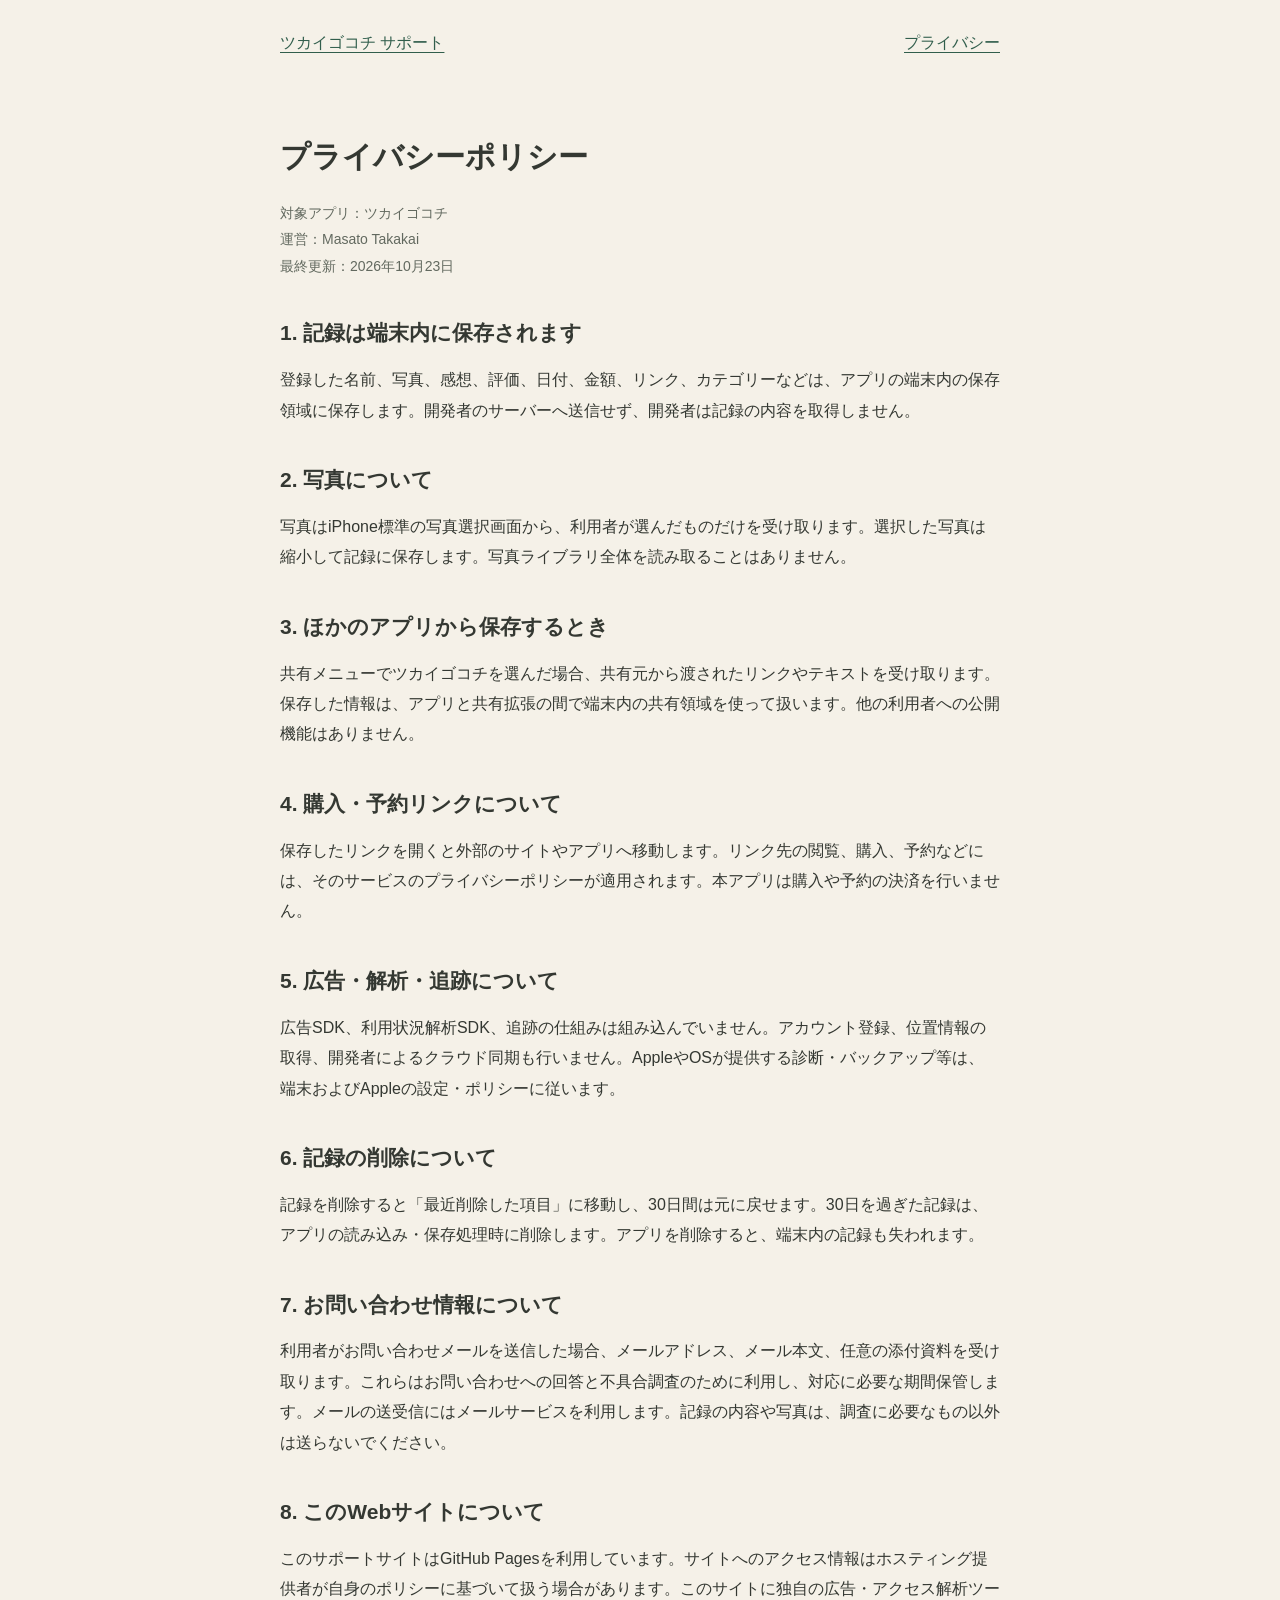
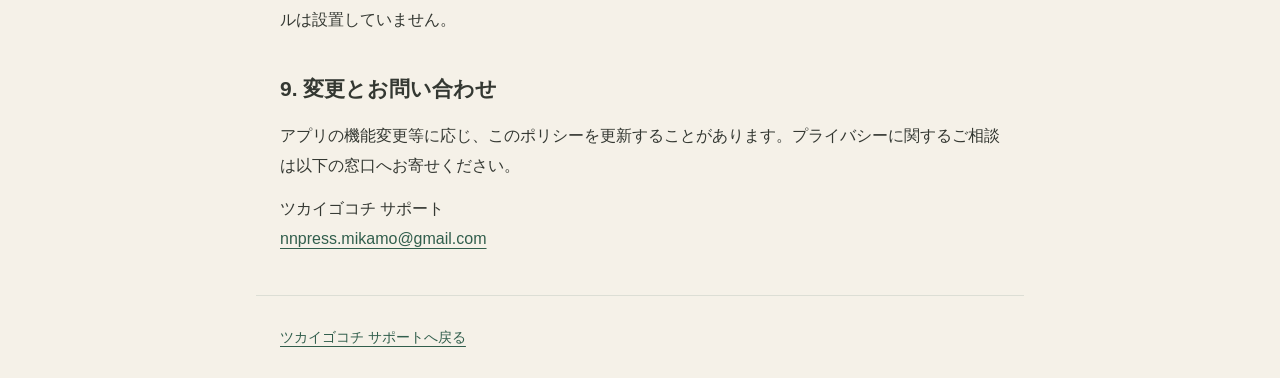
<file: tsukaigokochi-privacy.html>
<!doctype html>
<html lang="ja"><head><meta charset="utf-8"><meta name="viewport" content="width=device-width, initial-scale=1"><title>ツカイゴコチ｜プライバシーポリシー</title><meta name="description" content="ツカイゴコチで扱う記録、写真、共有リンク、お問い合わせ情報について。"><style>body{margin:0;background:#f5f1e8;color:#343832;font:16px/1.9 -apple-system,BlinkMacSystemFont,"Hiragino Sans",sans-serif}main,header,footer{max-width:720px;margin:auto;padding:28px 24px}header{display:flex;justify-content:space-between;gap:16px;flex-wrap:wrap}a{color:#315e4c;text-underline-offset:4px}h1{font-size:30px;line-height:1.5}h2{font-size:21px;margin:34px 0 12px}p{margin:12px 0}.meta,footer{color:#62695f;font-size:14px}footer{border-top:1px solid #dcded5}.contact{overflow-wrap:anywhere}</style></head><body><header><a href="tsukaigokochi.html">ツカイゴコチ サポート</a><a href="tsukaigokochi-privacy.html">プライバシー</a></header><main><h1>プライバシーポリシー</h1><p class="meta">対象アプリ：ツカイゴコチ<br>運営：Masato Takakai<br>最終更新：2026年10月23日</p><h2>1. 記録は端末内に保存されます</h2><p>登録した名前、写真、感想、評価、日付、金額、リンク、カテゴリーなどは、アプリの端末内の保存領域に保存します。開発者のサーバーへ送信せず、開発者は記録の内容を取得しません。</p><h2>2. 写真について</h2><p>写真はiPhone標準の写真選択画面から、利用者が選んだものだけを受け取ります。選択した写真は縮小して記録に保存します。写真ライブラリ全体を読み取ることはありません。</p><h2>3. ほかのアプリから保存するとき</h2><p>共有メニューでツカイゴコチを選んだ場合、共有元から渡されたリンクやテキストを受け取ります。保存した情報は、アプリと共有拡張の間で端末内の共有領域を使って扱います。他の利用者への公開機能はありません。</p><h2>4. 購入・予約リンクについて</h2><p>保存したリンクを開くと外部のサイトやアプリへ移動します。リンク先の閲覧、購入、予約などには、そのサービスのプライバシーポリシーが適用されます。本アプリは購入や予約の決済を行いません。</p><h2>5. 広告・解析・追跡について</h2><p>広告SDK、利用状況解析SDK、追跡の仕組みは組み込んでいません。アカウント登録、位置情報の取得、開発者によるクラウド同期も行いません。AppleやOSが提供する診断・バックアップ等は、端末およびAppleの設定・ポリシーに従います。</p><h2>6. 記録の削除について</h2><p>記録を削除すると「最近削除した項目」に移動し、30日間は元に戻せます。30日を過ぎた記録は、アプリの読み込み・保存処理時に削除します。アプリを削除すると、端末内の記録も失われます。</p><h2>7. お問い合わせ情報について</h2><p>利用者がお問い合わせメールを送信した場合、メールアドレス、メール本文、任意の添付資料を受け取ります。これらはお問い合わせへの回答と不具合調査のために利用し、対応に必要な期間保管します。メールの送受信にはメールサービスを利用します。記録の内容や写真は、調査に必要なもの以外は送らないでください。</p><h2>8. このWebサイトについて</h2><p>このサポートサイトはGitHub Pagesを利用しています。サイトへのアクセス情報はホスティング提供者が自身のポリシーに基づいて扱う場合があります。このサイトに独自の広告・アクセス解析ツールは設置していません。</p><h2>9. 変更とお問い合わせ</h2><p>アプリの機能変更等に応じ、このポリシーを更新することがあります。プライバシーに関するご相談は以下の窓口へお寄せください。</p><p>ツカイゴコチ サポート<br><a class="contact" href="mailto:nnpress.mikamo@gmail.com?subject=ツカイゴコチのプライバシーについて">nnpress.mikamo@gmail.com</a></p></main><footer><a href="tsukaigokochi.html">ツカイゴコチ サポートへ戻る</a></footer></body></html>
</file>
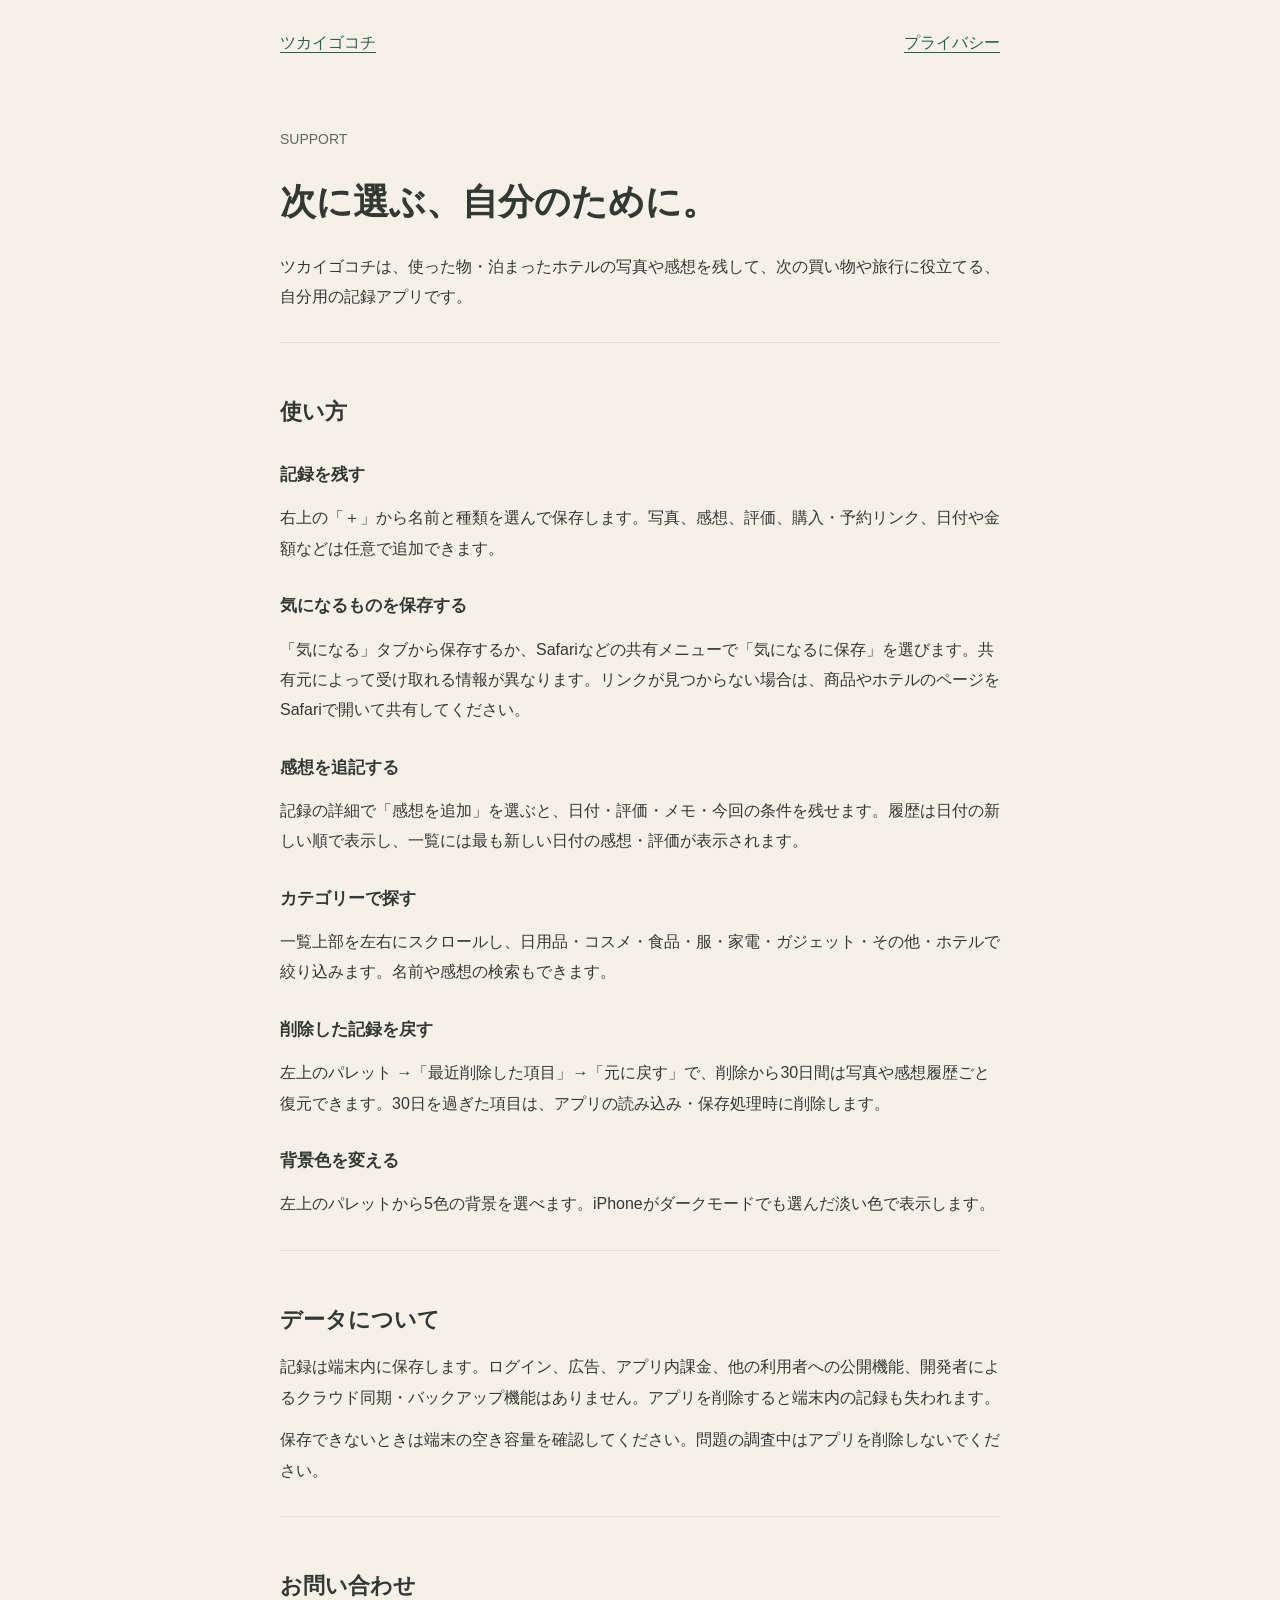
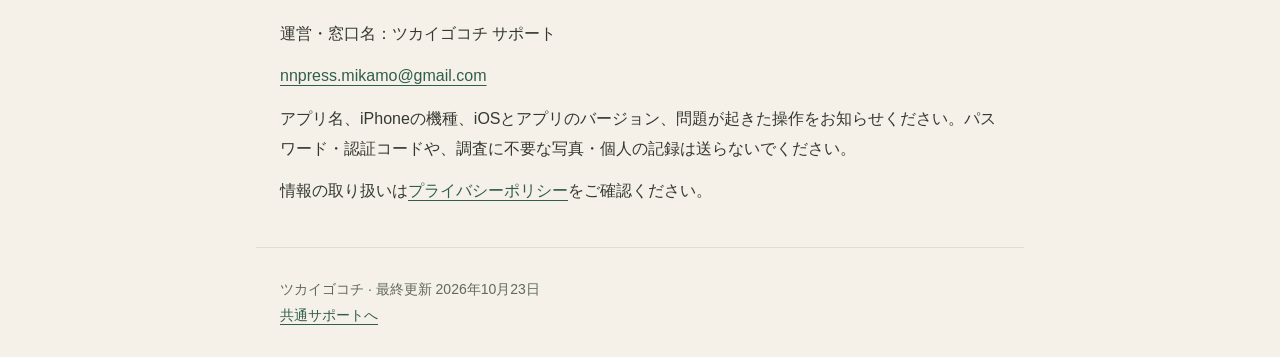
<file: tsukaigokochi.html>
<!doctype html>
<html lang="ja"><head><meta charset="utf-8"><meta name="viewport" content="width=device-width, initial-scale=1"><title>ツカイゴコチ｜サポート</title><meta name="description" content="ツカイゴコチの使い方、よくある質問、お問い合わせ先をご案内します。"><style>body{margin:0;background:#f5f1e8;color:#343832;font:16px/1.9 -apple-system,BlinkMacSystemFont,"Hiragino Sans",sans-serif}main,header,footer{max-width:720px;margin:auto;padding:28px 24px}header{display:flex;justify-content:space-between;gap:16px;flex-wrap:wrap}a{color:#315e4c;text-underline-offset:4px}h1{font-size:36px;line-height:1.4}h2{font-size:22px;margin:36px 0 12px}h3{font-size:17px;margin:26px 0 8px}p{margin:12px 0}section{border-top:1px solid #dcded5;padding-top:12px;margin-top:30px}.tag,footer{color:#62695f;font-size:14px}footer{border-top:1px solid #dcded5}li{margin:7px 0}.contact{overflow-wrap:anywhere}</style></head><body><header><a href="tsukaigokochi.html">ツカイゴコチ</a><a href="tsukaigokochi-privacy.html">プライバシー</a></header><main><p class="tag">SUPPORT</p><h1>次に選ぶ、自分のために。</h1><p>ツカイゴコチは、使った物・泊まったホテルの写真や感想を残して、次の買い物や旅行に役立てる、自分用の記録アプリです。</p><section><h2>使い方</h2><h3>記録を残す</h3><p>右上の「＋」から名前と種類を選んで保存します。写真、感想、評価、購入・予約リンク、日付や金額などは任意で追加できます。</p><h3>気になるものを保存する</h3><p>「気になる」タブから保存するか、Safariなどの共有メニューで「気になるに保存」を選びます。共有元によって受け取れる情報が異なります。リンクが見つからない場合は、商品やホテルのページをSafariで開いて共有してください。</p><h3>感想を追記する</h3><p>記録の詳細で「感想を追加」を選ぶと、日付・評価・メモ・今回の条件を残せます。履歴は日付の新しい順で表示し、一覧には最も新しい日付の感想・評価が表示されます。</p><h3>カテゴリーで探す</h3><p>一覧上部を左右にスクロールし、日用品・コスメ・食品・服・家電・ガジェット・その他・ホテルで絞り込みます。名前や感想の検索もできます。</p><h3>削除した記録を戻す</h3><p>左上のパレット →「最近削除した項目」→「元に戻す」で、削除から30日間は写真や感想履歴ごと復元できます。30日を過ぎた項目は、アプリの読み込み・保存処理時に削除します。</p><h3>背景色を変える</h3><p>左上のパレットから5色の背景を選べます。iPhoneがダークモードでも選んだ淡い色で表示します。</p></section><section><h2>データについて</h2><p>記録は端末内に保存します。ログイン、広告、アプリ内課金、他の利用者への公開機能、開発者によるクラウド同期・バックアップ機能はありません。アプリを削除すると端末内の記録も失われます。</p><p>保存できないときは端末の空き容量を確認してください。問題の調査中はアプリを削除しないでください。</p></section><section><h2>お問い合わせ</h2><p>運営・窓口名：ツカイゴコチ サポート</p><p class="contact"><a href="mailto:nnpress.mikamo@gmail.com?subject=ツカイゴコチのお問い合わせ">nnpress.mikamo@gmail.com</a></p><p>アプリ名、iPhoneの機種、iOSとアプリのバージョン、問題が起きた操作をお知らせください。パスワード・認証コードや、調査に不要な写真・個人の記録は送らないでください。</p><p>情報の取り扱いは<a href="tsukaigokochi-privacy.html">プライバシーポリシー</a>をご確認ください。</p></section></main><footer>ツカイゴコチ · 最終更新 2026年10月23日<br><a href="index.html">共通サポートへ</a></footer></body></html>
</file>
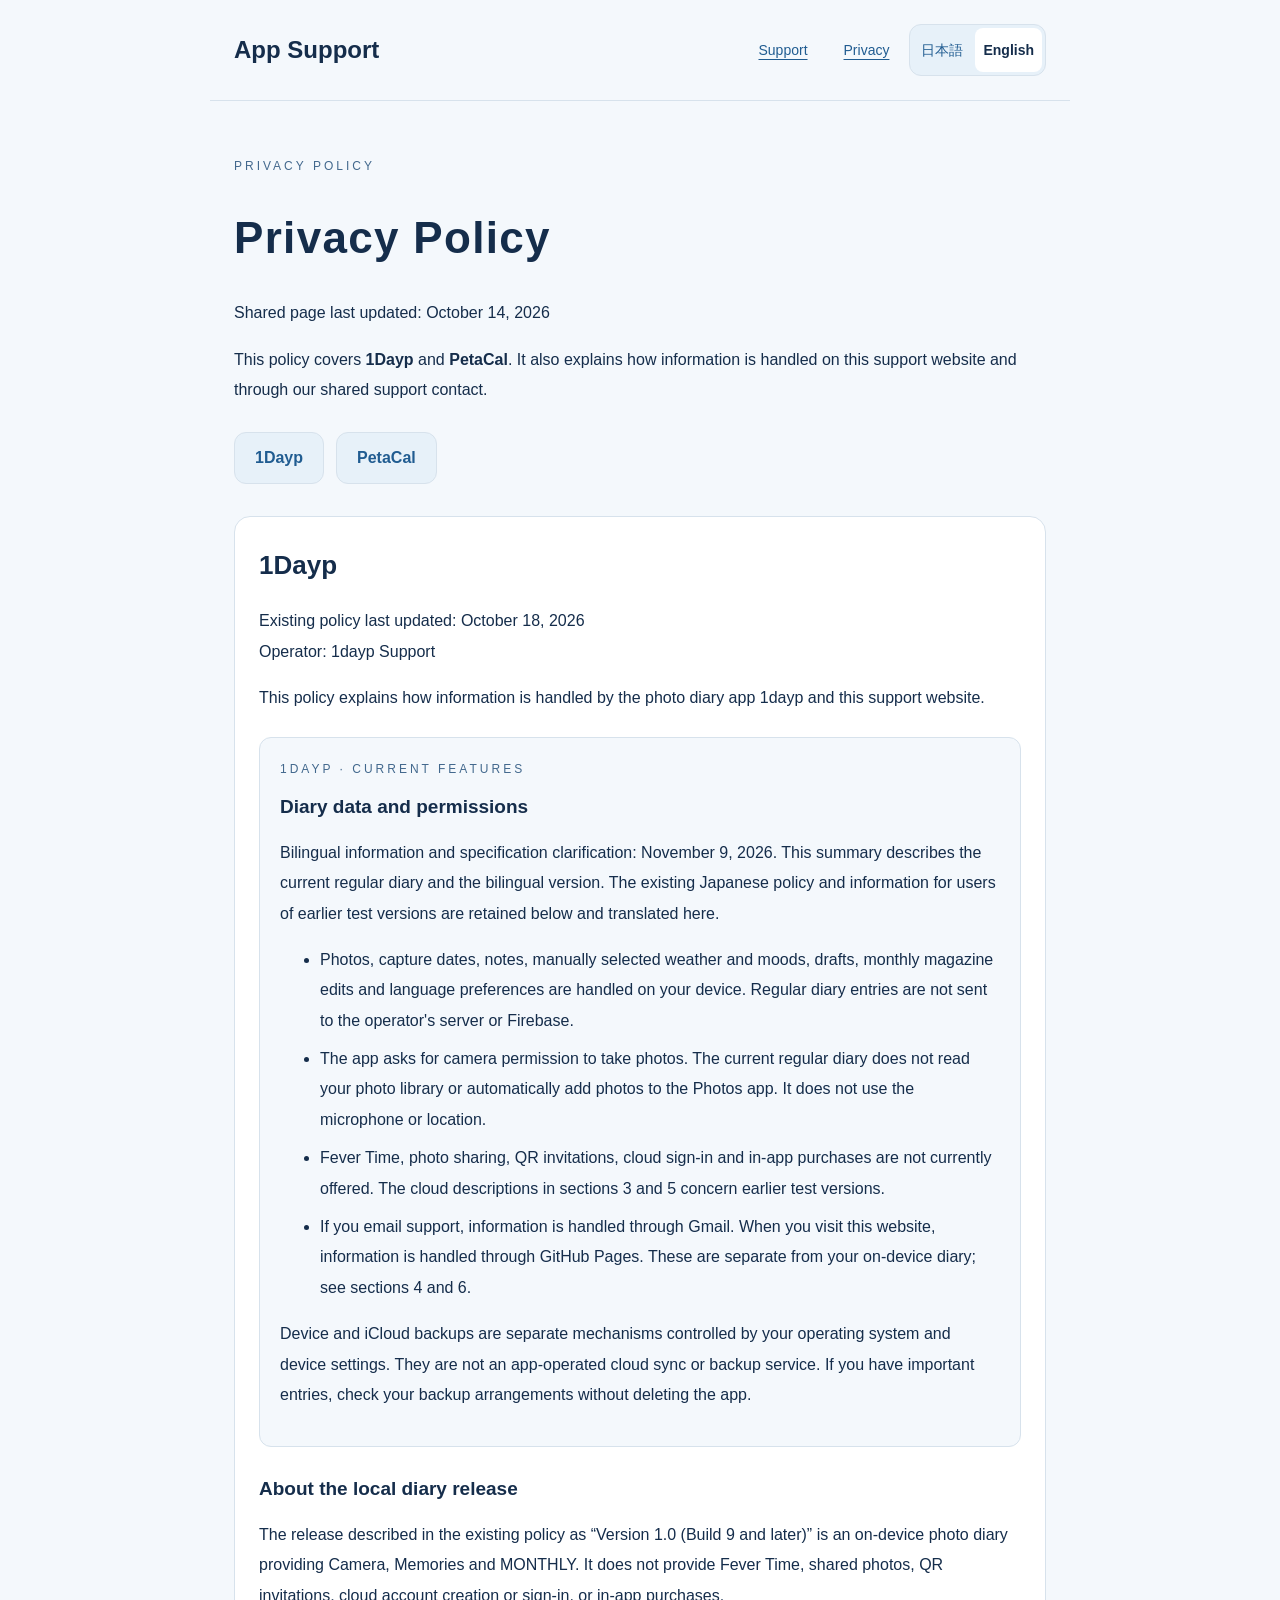
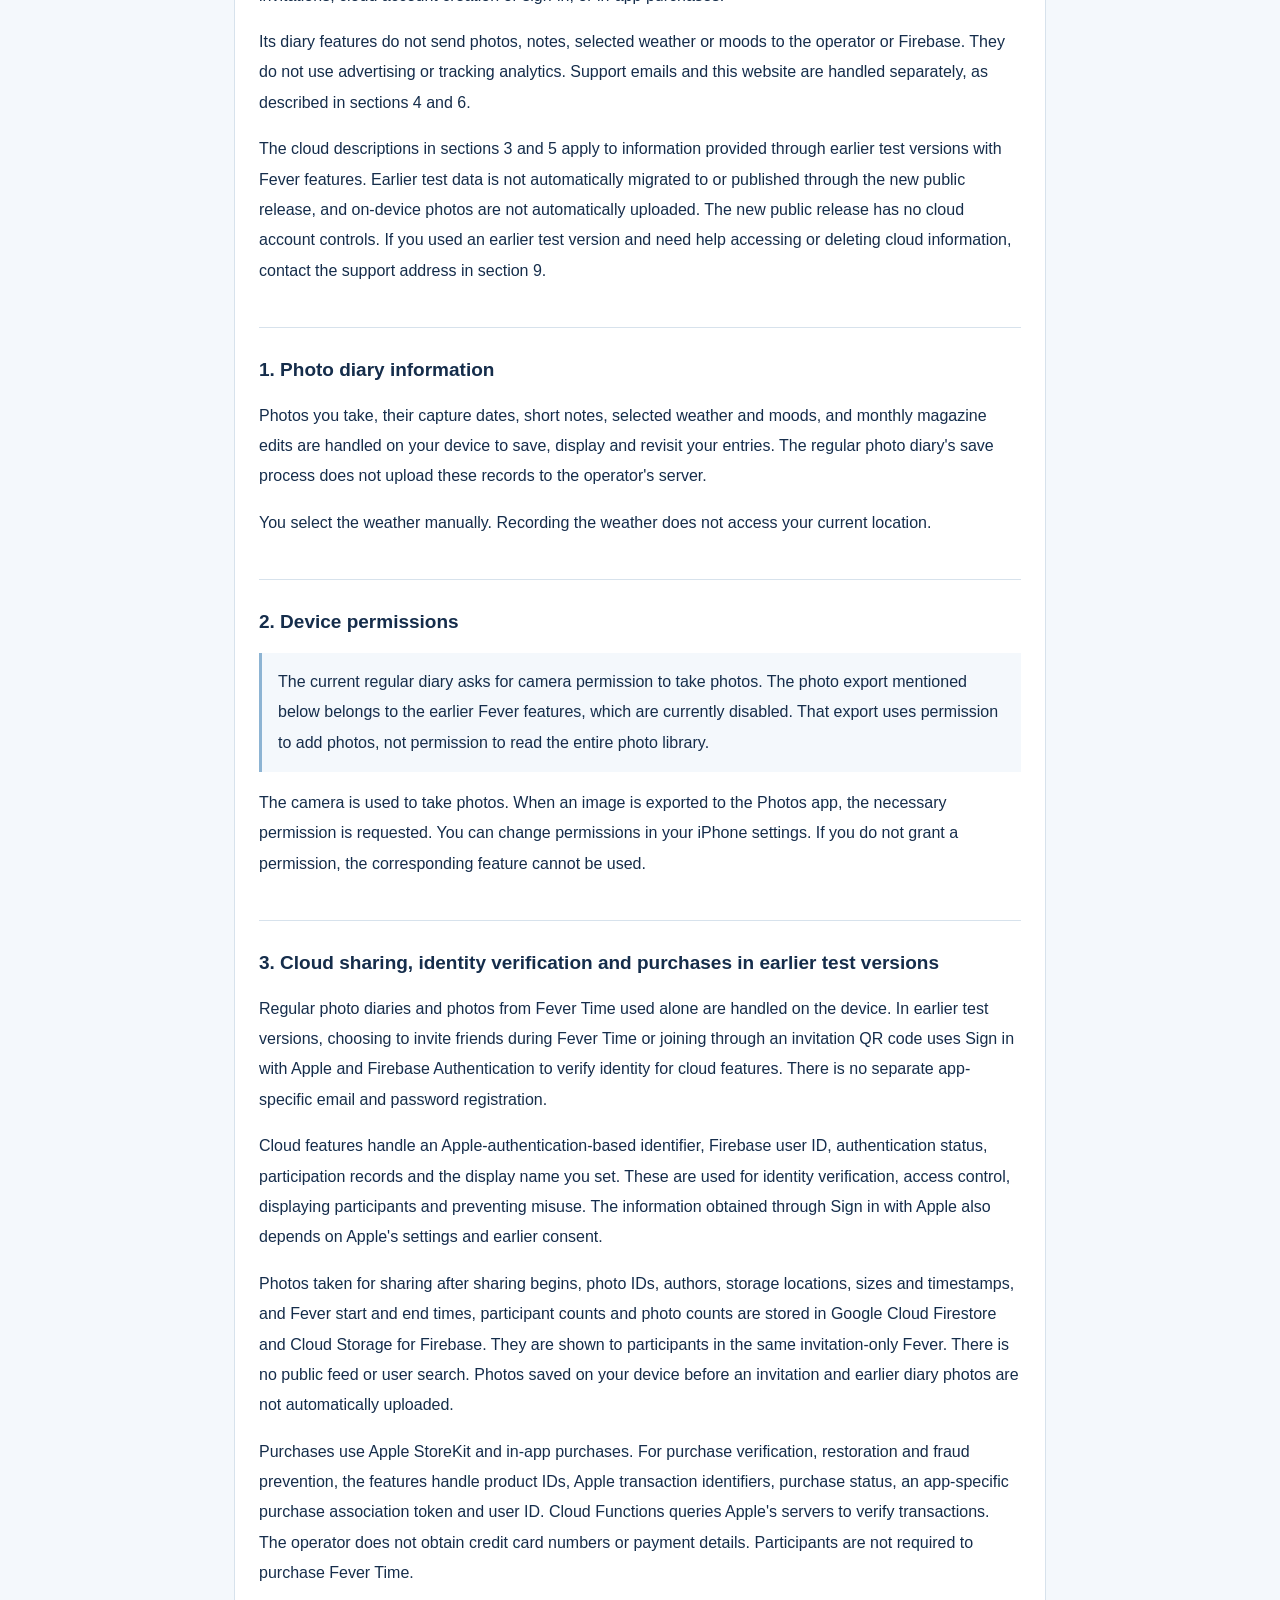
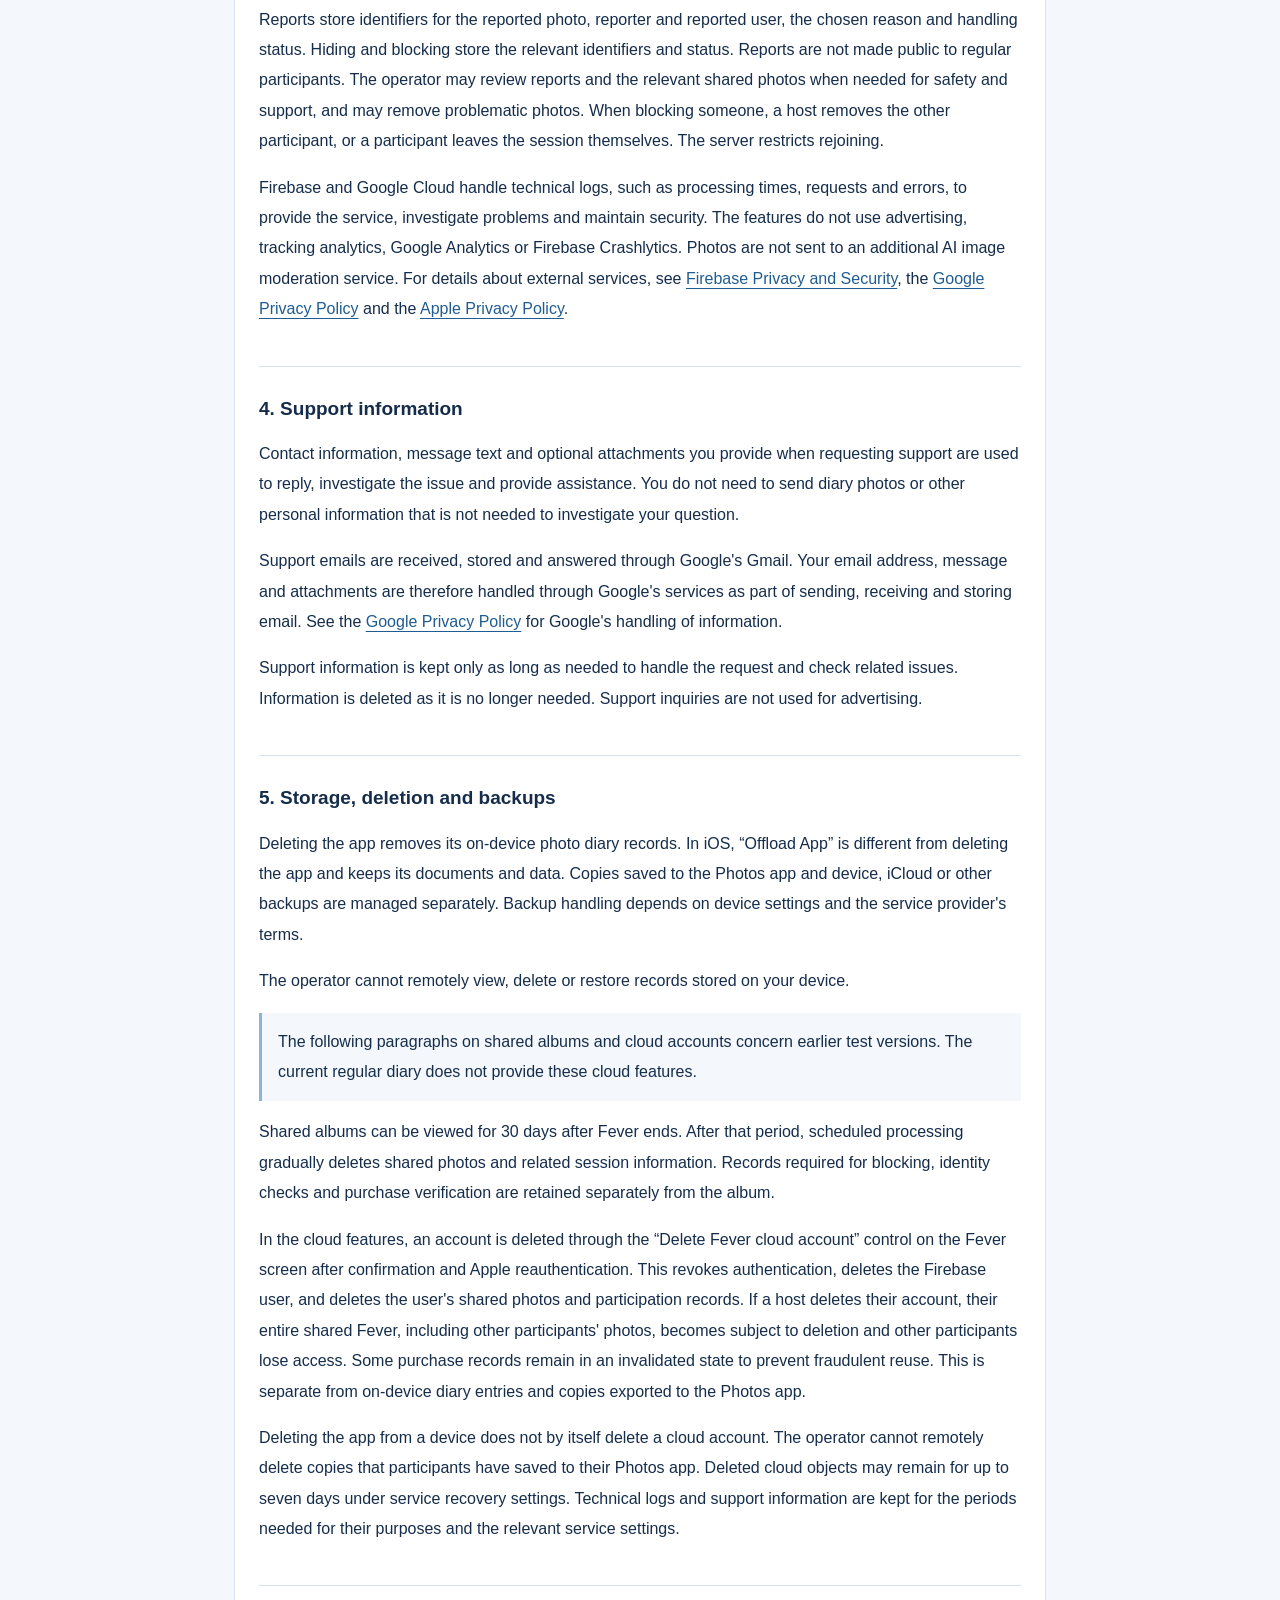
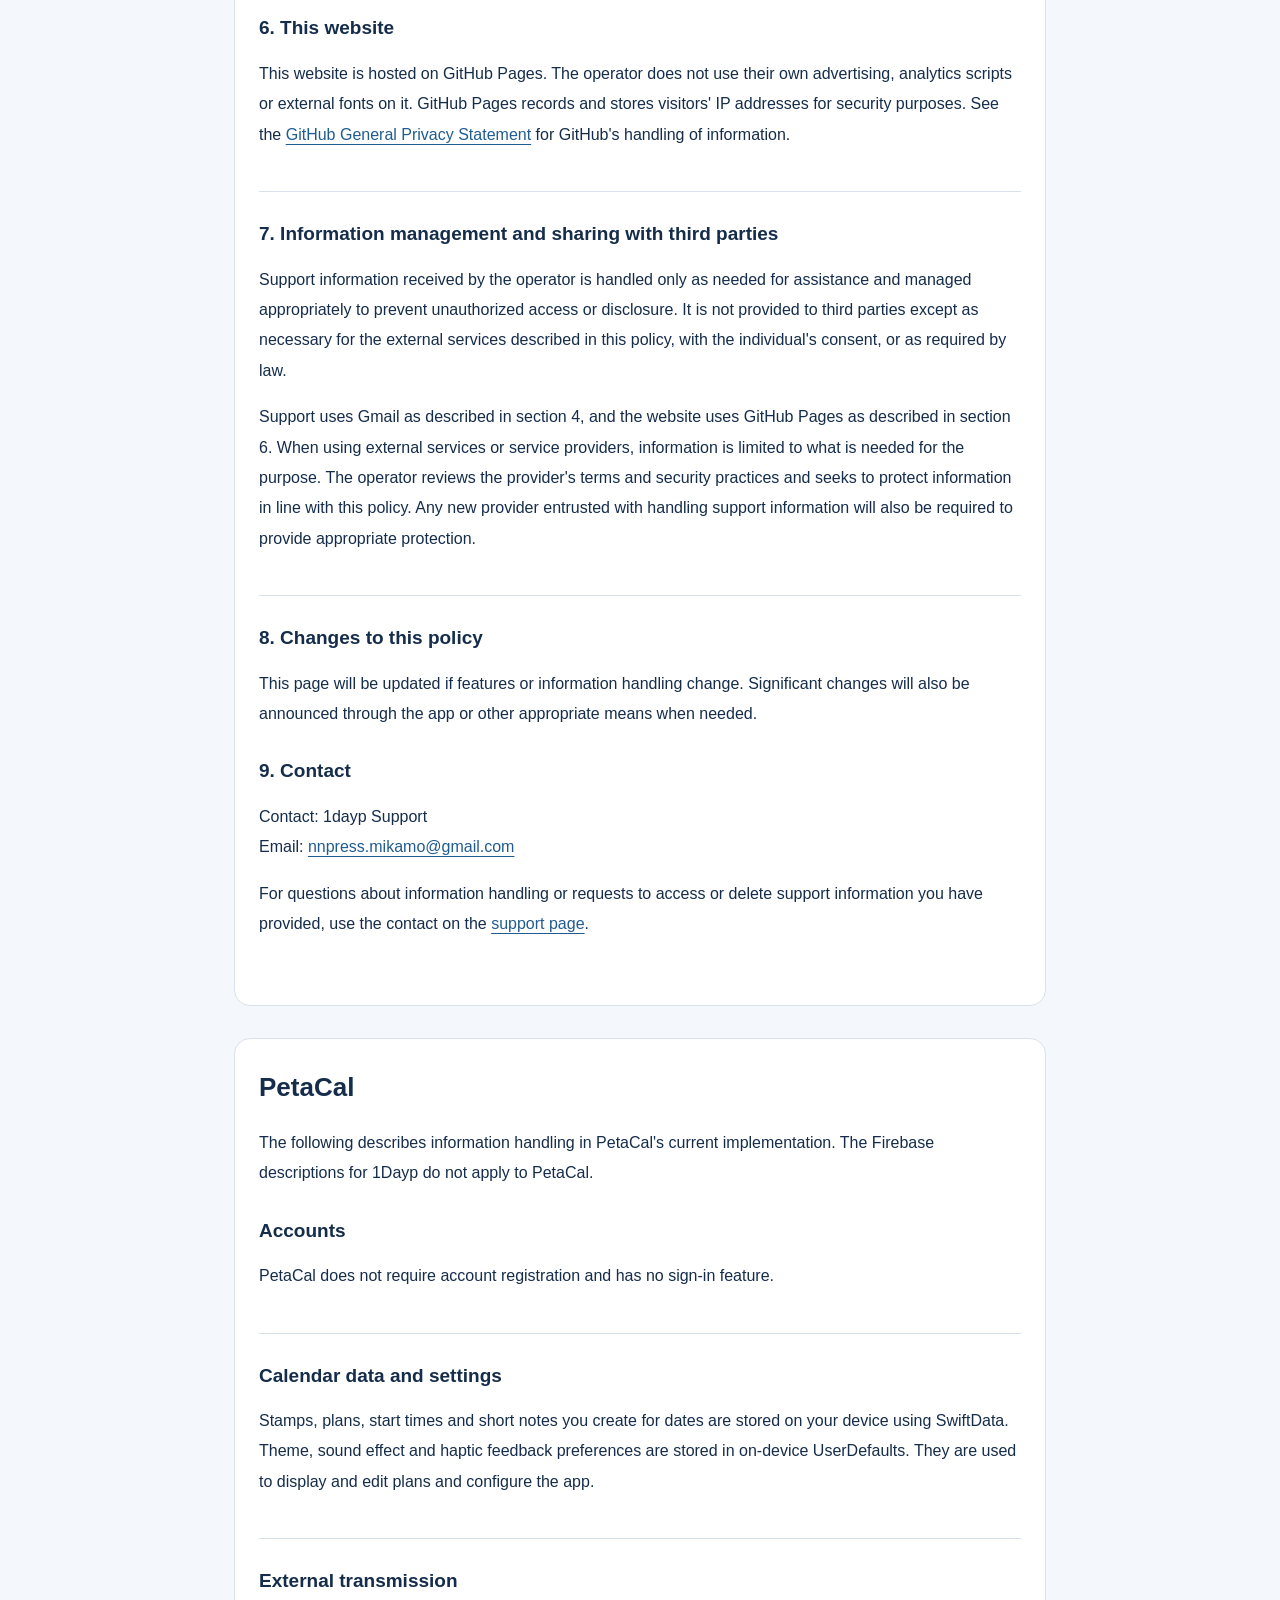
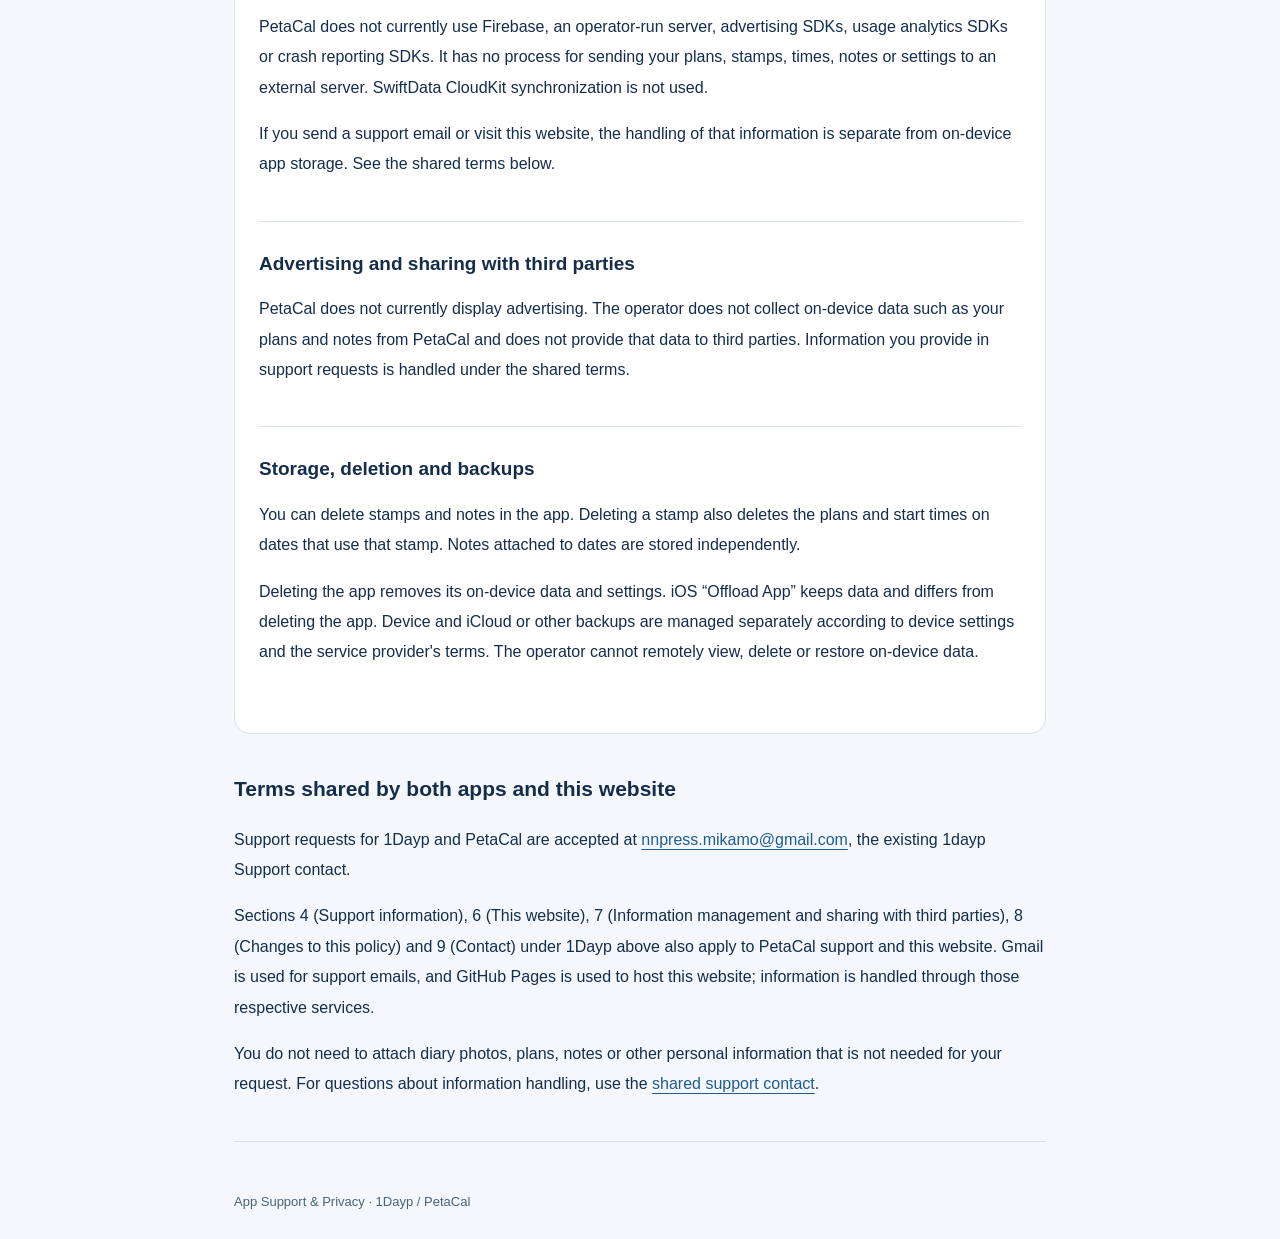
<file: en/privacy.html>
<!doctype html><html lang="en">
<head><meta charset="utf-8"><meta name="viewport" content="width=device-width,initial-scale=1">
<title>Privacy Policy | App support</title><link rel="stylesheet" href="../style.css">
<link rel="alternate" hreflang="ja" href="../privacy.html"><link rel="alternate" hreflang="en" href="privacy.html">
<script src="../language.js" defer></script></head>
<body><a class="skip-link" href="#main">Skip to content</a>
<header><a class="brand" href="index.html">App Support</a>
<div class="header-controls">
<nav class="site-navigation" aria-label="Site navigation"><a href="index.html">Support</a><a href="privacy.html">Privacy</a></nav>
<nav class="language-switch" aria-label="Language">
<a href="../privacy.html" lang="ja" hreflang="ja" data-language-link>日本語</a>
<a href="privacy.html" lang="en" hreflang="en" data-language-link aria-current="page">English</a>
</nav></div>
</header>
<main id="main">
<p class="eyebrow">PRIVACY POLICY</p>
<h1>Privacy Policy</h1>
<p>Shared page last updated: October 14, 2026</p>
<p>This policy covers <strong>1Dayp</strong> and <strong>PetaCal</strong>. It also explains how information is handled on this support website and through our shared support contact.</p>
<nav class="app-list" aria-label="Apps"><a href="#1dayp">1Dayp</a><a href="#petacal">PetaCal</a></nav>
<article id="1dayp" class="app-section"><h2>1Dayp</h2>
<p>Existing policy last updated: October 18, 2026<br>Operator: 1dayp Support</p>
<p>This policy explains how information is handled by the photo diary app 1dayp and this support website.</p>
<section id="current-spec" class="spec-summary" aria-labelledby="current-spec-title">
<p class="eyebrow">1DAYP · CURRENT FEATURES</p>
<h3 id="current-spec-title">Diary data and permissions</h3>
<p>Bilingual information and specification clarification: November 9, 2026. This summary describes the current regular diary and the bilingual version. The existing Japanese policy and information for users of earlier test versions are retained below and translated here.</p>
<ul>
<li>Photos, capture dates, notes, manually selected weather and moods, drafts, monthly magazine edits and language preferences are handled on your device. Regular diary entries are not sent to the operator's server or Firebase.</li>
<li>The app asks for camera permission to take photos. The current regular diary does not read your photo library or automatically add photos to the Photos app. It does not use the microphone or location.</li>
<li>Fever Time, photo sharing, QR invitations, cloud sign-in and in-app purchases are not currently offered. The cloud descriptions in sections 3 and 5 concern earlier test versions.</li>
<li>If you email support, information is handled through Gmail. When you visit this website, information is handled through GitHub Pages. These are separate from your on-device diary; see sections 4 and 6.</li>
</ul>
<p>Device and iCloud backups are separate mechanisms controlled by your operating system and device settings. They are not an app-operated cloud sync or backup service. If you have important entries, check your backup arrangements without deleting the app.</p>
</section>
<section aria-label="About the local diary release"><h3>About the local diary release</h3>
<p>The release described in the existing policy as “Version 1.0 (Build 9 and later)” is an on-device photo diary providing Camera, Memories and MONTHLY. It does not provide Fever Time, shared photos, QR invitations, cloud account creation or sign-in, or in-app purchases.</p>
<p>Its diary features do not send photos, notes, selected weather or moods to the operator or Firebase. They do not use advertising or tracking analytics. Support emails and this website are handled separately, as described in sections 4 and 6.</p>
<p>The cloud descriptions in sections 3 and 5 apply to information provided through earlier test versions with Fever features. Earlier test data is not automatically migrated to or published through the new public release, and on-device photos are not automatically uploaded. The new public release has no cloud account controls. If you used an earlier test version and need help accessing or deleting cloud information, contact the support address in section 9.</p>
</section>
<section><h3>1. Photo diary information</h3>
<p>Photos you take, their capture dates, short notes, selected weather and moods, and monthly magazine edits are handled on your device to save, display and revisit your entries. The regular photo diary's save process does not upload these records to the operator's server.</p>
<p>You select the weather manually. Recording the weather does not access your current location.</p>
</section>
<section><h3>2. Device permissions</h3>
<p class="scope-note">The current regular diary asks for camera permission to take photos. The photo export mentioned below belongs to the earlier Fever features, which are currently disabled. That export uses permission to add photos, not permission to read the entire photo library.</p>
<p>The camera is used to take photos. When an image is exported to the Photos app, the necessary permission is requested. You can change permissions in your iPhone settings. If you do not grant a permission, the corresponding feature cannot be used.</p>
</section>
<section><h3>3. Cloud sharing, identity verification and purchases in earlier test versions</h3>
<p>Regular photo diaries and photos from Fever Time used alone are handled on the device. In earlier test versions, choosing to invite friends during Fever Time or joining through an invitation QR code uses Sign in with Apple and Firebase Authentication to verify identity for cloud features. There is no separate app-specific email and password registration.</p>
<p>Cloud features handle an Apple-authentication-based identifier, Firebase user ID, authentication status, participation records and the display name you set. These are used for identity verification, access control, displaying participants and preventing misuse. The information obtained through Sign in with Apple also depends on Apple's settings and earlier consent.</p>
<p>Photos taken for sharing after sharing begins, photo IDs, authors, storage locations, sizes and timestamps, and Fever start and end times, participant counts and photo counts are stored in Google Cloud Firestore and Cloud Storage for Firebase. They are shown to participants in the same invitation-only Fever. There is no public feed or user search. Photos saved on your device before an invitation and earlier diary photos are not automatically uploaded.</p>
<p>Purchases use Apple StoreKit and in-app purchases. For purchase verification, restoration and fraud prevention, the features handle product IDs, Apple transaction identifiers, purchase status, an app-specific purchase association token and user ID. Cloud Functions queries Apple's servers to verify transactions. The operator does not obtain credit card numbers or payment details. Participants are not required to purchase Fever Time.</p>
<p>Reports store identifiers for the reported photo, reporter and reported user, the chosen reason and handling status. Hiding and blocking store the relevant identifiers and status. Reports are not made public to regular participants. The operator may review reports and the relevant shared photos when needed for safety and support, and may remove problematic photos. When blocking someone, a host removes the other participant, or a participant leaves the session themselves. The server restricts rejoining.</p>
<p>Firebase and Google Cloud handle technical logs, such as processing times, requests and errors, to provide the service, investigate problems and maintain security. The features do not use advertising, tracking analytics, Google Analytics or Firebase Crashlytics. Photos are not sent to an additional AI image moderation service. For details about external services, see <a href="https://firebase.google.com/support/privacy">Firebase Privacy and Security</a>, the <a href="https://policies.google.com/privacy?hl=en">Google Privacy Policy</a> and the <a href="https://www.apple.com/legal/privacy/">Apple Privacy Policy</a>.</p>
</section>
<section><h3>4. Support information</h3>
<p>Contact information, message text and optional attachments you provide when requesting support are used to reply, investigate the issue and provide assistance. You do not need to send diary photos or other personal information that is not needed to investigate your question.</p>
<p>Support emails are received, stored and answered through Google's Gmail. Your email address, message and attachments are therefore handled through Google's services as part of sending, receiving and storing email. See the <a href="https://policies.google.com/privacy?hl=en">Google Privacy Policy</a> for Google's handling of information.</p>
<p>Support information is kept only as long as needed to handle the request and check related issues. Information is deleted as it is no longer needed. Support inquiries are not used for advertising.</p>
</section>
<section><h3>5. Storage, deletion and backups</h3>
<p>Deleting the app removes its on-device photo diary records. In iOS, “Offload App” is different from deleting the app and keeps its documents and data. Copies saved to the Photos app and device, iCloud or other backups are managed separately. Backup handling depends on device settings and the service provider's terms.</p>
<p>The operator cannot remotely view, delete or restore records stored on your device.</p>
<p class="scope-note">The following paragraphs on shared albums and cloud accounts concern earlier test versions. The current regular diary does not provide these cloud features.</p>
<p>Shared albums can be viewed for 30 days after Fever ends. After that period, scheduled processing gradually deletes shared photos and related session information. Records required for blocking, identity checks and purchase verification are retained separately from the album.</p>
<p>In the cloud features, an account is deleted through the “Delete Fever cloud account” control on the Fever screen after confirmation and Apple reauthentication. This revokes authentication, deletes the Firebase user, and deletes the user's shared photos and participation records. If a host deletes their account, their entire shared Fever, including other participants' photos, becomes subject to deletion and other participants lose access. Some purchase records remain in an invalidated state to prevent fraudulent reuse. This is separate from on-device diary entries and copies exported to the Photos app.</p>
<p>Deleting the app from a device does not by itself delete a cloud account. The operator cannot remotely delete copies that participants have saved to their Photos app. Deleted cloud objects may remain for up to seven days under service recovery settings. Technical logs and support information are kept for the periods needed for their purposes and the relevant service settings.</p>
</section>
<section><h3>6. This website</h3>
<p>This website is hosted on GitHub Pages. The operator does not use their own advertising, analytics scripts or external fonts on it. GitHub Pages records and stores visitors' IP addresses for security purposes. See the <a href="https://docs.github.com/en/site-policy/privacy-policies/github-general-privacy-statement">GitHub General Privacy Statement</a> for GitHub's handling of information.</p>
</section>
<section><h3>7. Information management and sharing with third parties</h3>
<p>Support information received by the operator is handled only as needed for assistance and managed appropriately to prevent unauthorized access or disclosure. It is not provided to third parties except as necessary for the external services described in this policy, with the individual's consent, or as required by law.</p>
<p>Support uses Gmail as described in section 4, and the website uses GitHub Pages as described in section 6. When using external services or service providers, information is limited to what is needed for the purpose. The operator reviews the provider's terms and security practices and seeks to protect information in line with this policy. Any new provider entrusted with handling support information will also be required to provide appropriate protection.</p>
</section>
<section><h3>8. Changes to this policy</h3>
<p>This page will be updated if features or information handling change. Significant changes will also be announced through the app or other appropriate means when needed.</p>
<h3>9. Contact</h3>
<p>Contact: 1dayp Support<br>Email: <a href="mailto:nnpress.mikamo@gmail.com">nnpress.mikamo@gmail.com</a></p>
<p>For questions about information handling or requests to access or delete support information you have provided, use the contact on the <a href="index.html">support page</a>.</p>
</section>
</article>
<article id="petacal" class="app-section"><h2>PetaCal</h2>
<p>The following describes information handling in PetaCal's current implementation. The Firebase descriptions for 1Dayp do not apply to PetaCal.</p>
<section><h3>Accounts</h3><p>PetaCal does not require account registration and has no sign-in feature.</p></section>
<section><h3>Calendar data and settings</h3>
<p>Stamps, plans, start times and short notes you create for dates are stored on your device using SwiftData. Theme, sound effect and haptic feedback preferences are stored in on-device UserDefaults. They are used to display and edit plans and configure the app.</p></section>
<section><h3>External transmission</h3>
<p>PetaCal does not currently use Firebase, an operator-run server, advertising SDKs, usage analytics SDKs or crash reporting SDKs. It has no process for sending your plans, stamps, times, notes or settings to an external server. SwiftData CloudKit synchronization is not used.</p>
<p>If you send a support email or visit this website, the handling of that information is separate from on-device app storage. See the shared terms below.</p></section>
<section><h3>Advertising and sharing with third parties</h3>
<p>PetaCal does not currently display advertising. The operator does not collect on-device data such as your plans and notes from PetaCal and does not provide that data to third parties. Information you provide in support requests is handled under the shared terms.</p></section>
<section><h3>Storage, deletion and backups</h3>
<p>You can delete stamps and notes in the app. Deleting a stamp also deletes the plans and start times on dates that use that stamp. Notes attached to dates are stored independently.</p>
<p>Deleting the app removes its on-device data and settings. iOS “Offload App” keeps data and differs from deleting the app. Device and iCloud or other backups are managed separately according to device settings and the service provider's terms. The operator cannot remotely view, delete or restore on-device data.</p></section>
</article>
<section id="common"><h2>Terms shared by both apps and this website</h2>
<p>Support requests for 1Dayp and PetaCal are accepted at <a href="mailto:nnpress.mikamo@gmail.com">nnpress.mikamo@gmail.com</a>, the existing 1dayp Support contact.</p>
<p>Sections 4 (Support information), 6 (This website), 7 (Information management and sharing with third parties), 8 (Changes to this policy) and 9 (Contact) under 1Dayp above also apply to PetaCal support and this website. Gmail is used for support emails, and GitHub Pages is used to host this website; information is handled through those respective services.</p>
<p>You do not need to attach diary photos, plans, notes or other personal information that is not needed for your request. For questions about information handling, use the <a href="index.html#contact">shared support contact</a>.</p>
</section>
</main>
<footer>App Support &amp; Privacy · 1Dayp / PetaCal</footer>
</body></html>
</file>
<file: style.css>
*{box-sizing:border-box}body{margin:0;background:#f4f8fc;color:#152d4b;font:16px/1.9 -apple-system,BlinkMacSystemFont,"Hiragino Kaku Gothic ProN","Yu Gothic",sans-serif}header,main,footer{max-width:860px;margin:auto;padding:24px}header{display:flex;align-items:center;justify-content:space-between;gap:20px;border-bottom:1px solid #d7e2ec}.brand{font:40px Georgia,serif;letter-spacing:-2px;text-decoration:none;color:#152d4b}nav{display:flex;gap:20px;font-size:14px}a{color:#205c91;text-underline-offset:4px}a:focus-visible{outline:3px solid #4b91c8;outline-offset:5px}.eyebrow{letter-spacing:3px;font-size:12px;color:#42688d;margin-top:30px}h1{font-size:clamp(28px,6vw,44px);line-height:1.4;letter-spacing:.03em}h2{font-size:21px;margin:35px 0 12px}section{padding-bottom:25px;border-bottom:1px solid #d7e2ec}.lead{font-size:19px;max-width:640px}.contact{background:#e7f1f9;padding:22px;margin:20px 0}footer{font-size:13px;color:#4a6278}li{margin:8px 0}p{overflow-wrap:anywhere}@media(max-width:480px){header,main,footer{padding:20px}nav{gap:12px;font-size:12px}.brand{font-size:34px}}

/* Shared app sections: keep the original color scheme and width. */
.brand{font:600 24px/1.3 -apple-system,BlinkMacSystemFont,sans-serif;letter-spacing:0}
header{flex-wrap:wrap}h3{font-size:19px;margin:28px 0 10px;line-height:1.5}
.app-list{display:flex;flex-wrap:wrap;gap:12px;margin:26px 0;font-size:16px}
.app-list a{display:block;background:#e7f1f9;border:1px solid #d7e2ec;border-radius:12px;padding:10px 20px;text-decoration:none;font-weight:600}
.app-section{margin:32px 0;padding:24px;background:#fff;border:1px solid #d7e2ec;border-radius:16px;scroll-margin-top:20px}
.app-section>h2{margin-top:0;font-size:26px}.app-section section:last-child{border-bottom:0}
.faq dt{font-weight:600;margin:24px 0 8px}.faq dd{margin:0 0 20px;overflow-wrap:anywhere}
.contact{border-radius:12px}nav a{overflow-wrap:anywhere}
@media(max-width:480px){header{gap:12px}.brand{font-size:22px}.app-section{padding:18px;margin:24px 0}.lead{font-size:17px}nav{flex-wrap:wrap}}

/* Bilingual navigation: preserve the existing palette, type and content width. */
.header-controls{display:flex;align-items:center;flex-wrap:wrap;gap:12px}
.header-controls nav{align-items:center;flex-wrap:wrap}
.header-controls a{display:inline-flex;align-items:center;justify-content:center;min-height:44px;padding:4px 8px}
.language-switch{gap:4px;padding:3px;border:1px solid #d7e2ec;border-radius:12px;background:#e7f1f9}
.language-switch a{text-decoration:none;border-radius:8px}
.language-switch a[aria-current="page"]{background:#fff;color:#152d4b;font-weight:600}
.spec-summary{background:#f4f8fc;border:1px solid #d7e2ec;border-radius:12px;padding:20px;margin:24px 0}
.spec-summary .eyebrow{margin-top:0}.spec-summary h3{margin-top:6px}
.scope-note{padding:14px 16px;border-left:3px solid #8db4d3;background:#f4f8fc}
.skip-link{position:absolute;top:8px;left:16px;padding:8px 16px;background:#fff;z-index:5;transform:translateY(-160%)}
.skip-link:focus{transform:translateY(0)}
h1,h2,h3,li,dd,a{overflow-wrap:anywhere}
[id]{scroll-margin-top:24px}
@media(max-width:600px){.header-controls{width:100%;gap:8px;justify-content:space-between}.site-navigation{gap:8px}.language-switch{font-size:14px}.spec-summary{padding:16px}.app-section{min-width:0}}
</file>
